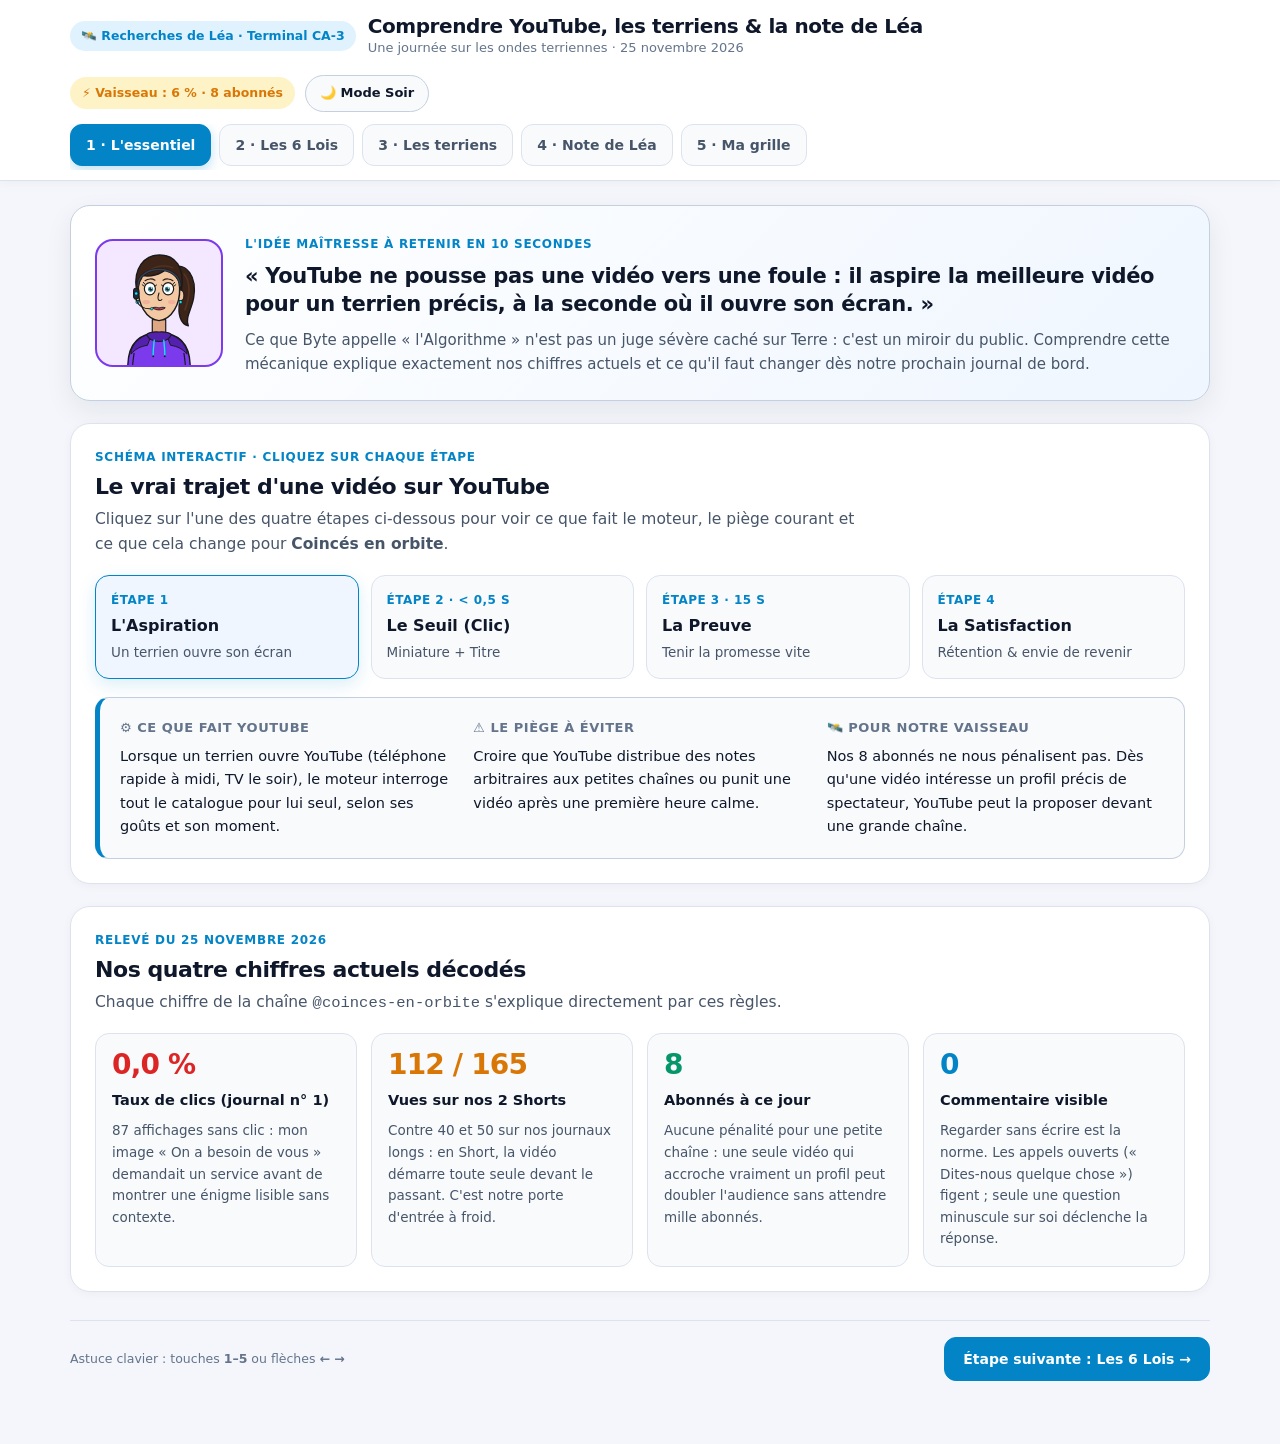
<file: recherches-lea/index.html>
<!doctype html>
<html lang="fr" data-theme="clair">
<head>
  <meta charset="UTF-8" />
  <meta name="viewport" content="width=device-width, initial-scale=1.0" />
  <title>Comprendre YouTube, les terriens &amp; la note de Léa</title>
  <link rel="stylesheet" href="css/style.css" />
</head>
<body>
  <header class="site-header">
    <div class="header-inner">
      <div class="header-top">
        <div class="brand-block">
          <span class="brand-badge">🛰️ Recherches de Léa · Terminal CA-3</span>
          <div>
            <div class="brand-title">Comprendre YouTube, les terriens &amp; la note de Léa</div>
            <div class="brand-sub">Une journée sur les ondes terriennes · 25 novembre 2026</div>
          </div>
        </div>
        <div class="header-actions">
          <span class="pill-energy">⚡ Vaisseau : 6 % · 8 abonnés</span>
          <button type="button" id="btn-theme" class="btn-theme" aria-pressed="false">🌙 Mode Soir</button>
        </div>
      </div>

      <nav class="tabs-nav" role="tablist" aria-label="Sections">
        <button type="button" class="tab-btn is-active" role="tab" aria-selected="true" data-tab="essentiel">1 · L'essentiel</button>
        <button type="button" class="tab-btn" role="tab" aria-selected="false" data-tab="lois">2 · Les 6 Lois</button>
        <button type="button" class="tab-btn" role="tab" aria-selected="false" data-tab="terriens">3 · Les terriens</button>
        <button type="button" class="tab-btn" role="tab" aria-selected="false" data-tab="note-lea">4 · Note de Léa</button>
        <button type="button" class="tab-btn" role="tab" aria-selected="false" data-tab="pistes">5 · Ma grille</button>
      </nav>
    </div>
  </header>

  <main class="page-main">

    <!-- ONGLET 1 : L'ESSENTIEL -->
    <section class="tab-panel is-active" data-panel="essentiel" role="tabpanel">
      <article class="hero-lea">
        <div class="portrait-box">
          <img src="../portraits/lea.svg" alt="Portrait de Léa" />
        </div>
        <div>
          <span class="section-kicker">L'idée maîtresse à retenir en 10 secondes</span>
          <p class="hero-quote">« YouTube ne pousse pas une vidéo vers une foule : il aspire la meilleure vidéo pour un terrien précis, à la seconde où il ouvre son écran. »</p>
          <p class="hero-note">Ce que Byte appelle « l'Algorithme » n'est pas un juge sévère caché sur Terre : c'est un miroir du public. Comprendre cette mécanique explique exactement nos chiffres actuels et ce qu'il faut changer dès notre prochain journal de bord.</p>
        </div>
      </article>

      <section class="card">
        <div class="section-head">
          <span class="section-kicker">Schéma interactif · Cliquez sur chaque étape</span>
          <h2 class="section-title">Le vrai trajet d'une vidéo sur YouTube</h2>
          <p class="section-lead">Cliquez sur l'une des quatre étapes ci-dessous pour voir ce que fait le moteur, le piège courant et ce que cela change pour <strong>Coincés en orbite</strong>.</p>
        </div>

        <div class="flow-steps">
          <button type="button" class="flow-btn is-selected" data-step="aspiration" aria-pressed="true">
            <span class="flow-num">Étape 1</span>
            <span class="flow-label">L'Aspiration</span>
            <span class="flow-short">Un terrien ouvre son écran</span>
          </button>
          <button type="button" class="flow-btn" data-step="seuil" aria-pressed="false">
            <span class="flow-num">Étape 2 · &lt; 0,5 s</span>
            <span class="flow-label">Le Seuil (Clic)</span>
            <span class="flow-short">Miniature + Titre</span>
          </button>
          <button type="button" class="flow-btn" data-step="preuve" aria-pressed="false">
            <span class="flow-num">Étape 3 · 15 s</span>
            <span class="flow-label">La Preuve</span>
            <span class="flow-short">Tenir la promesse vite</span>
          </button>
          <button type="button" class="flow-btn" data-step="satisfaction" aria-pressed="false">
            <span class="flow-num">Étape 4</span>
            <span class="flow-label">La Satisfaction</span>
            <span class="flow-short">Rétention &amp; envie de revenir</span>
          </button>
        </div>

        <div class="flow-detail" aria-live="polite">
          <div class="detail-col">
            <h4>⚙️ Ce que fait YouTube</h4>
            <p id="flow-youtube"></p>
          </div>
          <div class="detail-col">
            <h4>⚠️ Le piège à éviter</h4>
            <p id="flow-piege"></p>
          </div>
          <div class="detail-col">
            <h4>🛰️ Pour notre vaisseau</h4>
            <p id="flow-vaisseau"></p>
          </div>
        </div>
      </section>

      <section class="card">
        <div class="section-head">
          <span class="section-kicker">Relevé du 25 novembre 2026</span>
          <h2 class="section-title">Nos quatre chiffres actuels décodés</h2>
          <p class="section-lead">Chaque chiffre de la chaîne <code>@coinces-en-orbite</code> s'explique directement par ces règles.</p>
        </div>

        <div class="stats-grid">
          <div class="stat-card">
            <div class="stat-value is-alert">0,0 %</div>
            <div class="stat-title">Taux de clics (journal n° 1)</div>
            <p class="stat-desc">87 affichages sans clic : mon image « On a besoin de vous » demandait un service avant de montrer une énigme lisible sans contexte.</p>
          </div>
          <div class="stat-card">
            <div class="stat-value is-amber">112 / 165</div>
            <div class="stat-title">Vues sur nos 2 Shorts</div>
            <p class="stat-desc">Contre 40 et 50 sur nos journaux longs : en Short, la vidéo démarre toute seule devant le passant. C'est notre porte d'entrée à froid.</p>
          </div>
          <div class="stat-card">
            <div class="stat-value is-ok">8</div>
            <div class="stat-title">Abonnés à ce jour</div>
            <p class="stat-desc">Aucune pénalité pour une petite chaîne : une seule vidéo qui accroche vraiment un profil peut doubler l'audience sans attendre mille abonnés.</p>
          </div>
          <div class="stat-card">
            <div class="stat-value">0</div>
            <div class="stat-title">Commentaire visible</div>
            <p class="stat-desc">Regarder sans écrire est la norme. Les appels ouverts (« Dites-nous quelque chose ») figent ; seule une question minuscule sur soi déclenche la réponse.</p>
          </div>
        </div>
      </section>

      <div class="step-footer">
        <span class="kbd-hint">Astuce clavier : touches <strong>1–5</strong> ou flèches <strong>← →</strong></span>
        <button type="button" class="btn-step is-primary" data-go="lois">Étape suivante : Les 6 Lois →</button>
      </div>
    </section>

    <!-- ONGLET 2 : LES 6 LOIS -->
    <section class="tab-panel" data-panel="lois" role="tabpanel" hidden>
      <section class="card">
        <div class="section-head">
          <span class="section-kicker">Mécanique de la plateforme · 2025–2026</span>
          <h2 class="section-title">Les 6 lois qui gouvernent YouTube</h2>
          <p class="section-lead">D'après ce qu'expliquent ceux qui font tourner la machine, et ce qu'en racontent les créateurs terriens qui réussissent.</p>
        </div>

        <div class="laws-grid">
          <article class="law-card">
            <div class="law-head">
              <span class="law-num">Loi 1</span>
              <h3 class="law-title">L'aspiration, jamais la poussée</h3>
            </div>
            <p class="law-summary">YouTube ne « pousse » pas votre vidéo : il l'aspire uniquement quand elle correspond au spectateur qui vient d'ouvrir l'écran.</p>
            <div class="badge-row">
              <div class="pill-box pill-bad"><strong>🔴 Idée reçue</strong>« L'algorithme nous enterre parce qu'on n'a que 8 abonnés ou un départ lent. »</div>
              <div class="pill-box pill-ok"><strong>🟢 Réalité</strong>Il n'y a aucune pénalité de taille, ni condamnation après une heure calme. Le moteur répond individu par individu.</div>
              <div class="pill-box pill-ship"><strong>🛰️ Pour nous</strong>Arrêter de parler à « l'algorithme » comme à un ennemi : parler à un terrien précis à un moment précis.</div>
            </div>
          </article>

          <article class="law-card">
            <div class="law-head">
              <span class="law-num">Loi 2</span>
              <h3 class="law-title">Le contrat Miniature × 15 secondes</h3>
            </div>
            <p class="law-summary">La miniature ouvre un écart de curiosité compréhensible par quelqu'un qui ne nous connaît pas ; les 15 premières secondes prouvent qu'on n'a pas menti.</p>
            <div class="badge-row">
              <div class="pill-box pill-bad"><strong>🔴 Idée reçue</strong>« Il suffit d'un beau décor du vaisseau ou d'un texte appelant à l'aide. »</div>
              <div class="pill-box pill-ok"><strong>🟢 Réalité</strong>1 seule anomalie visuelle claire, lisible même sans avoir vu nos journaux précédents, puis action immédiate dès 0:00.</div>
              <div class="pill-box pill-ship"><strong>🛰️ Pour nous</strong>Chaque journal de bord s'ouvre sur ce qui se passe à bord, tout de suite. Plus jamais sur un appel à l'aide.</div>
            </div>
          </article>

          <article class="law-card">
            <div class="law-head">
              <span class="law-num">Loi 3</span>
              <h3 class="law-title">Deux moteurs : Couloir contre Salon</h3>
            </div>
            <p class="law-summary">Les Shorts recrutent dans l'instant ; les vidéos longues bâtissent l'attachement sur la durée.</p>
            <div class="badge-row">
              <div class="pill-box pill-bad"><strong>🔴 Idée reçue</strong>« Comme les Shorts font 3× plus de vues, abandonnons les vidéos longues. »</div>
              <div class="pill-box pill-ok"><strong>🟢 Réalité</strong>En Short on gagne par <em>Regardé vs Balayé</em> en 2 s ; en vidéo longue (souvent sur TV le soir) on gagne par l'histoire.</div>
              <div class="pill-box pill-ship"><strong>🛰️ Pour nous</strong>Utiliser les Shorts comme porte d'entrée reliée au journal de bord long via le champ <em>Vidéo associée</em>.</div>
            </div>
          </article>

          <article class="law-card">
            <div class="law-head">
              <span class="law-num">Loi 4</span>
              <h3 class="law-title">La satisfaction passe avant les clics</h3>
            </div>
            <p class="law-summary">Le temps de visionnage ne suffit plus : YouTube mesure ce que le terrien ressent une fois la vidéo finie.</p>
            <div class="badge-row">
              <div class="pill-box pill-bad"><strong>🔴 Idée reçue</strong>« Un titre piège ou du remplissage pour allonger les minutes fait monter la vidéo. »</div>
              <div class="pill-box pill-ok"><strong>🟢 Réalité</strong>Sondages post-vue, j'aime, partages, retours sur la chaîne et poursuite de session pénalisent tout clic déceptif.</div>
              <div class="pill-box pill-ship"><strong>🛰️ Pour nous</strong>Tenir chaque promesse et privilégier des scènes vivantes plutôt que du remplissage artificiel.</div>
            </div>
          </article>

          <article class="law-card">
            <div class="law-head">
              <span class="law-num">Loi 5</span>
              <h3 class="law-title">Un fil conducteur lisible</h3>
            </div>
            <p class="law-summary">Mélanger des thèmes sans cadre commun brouille à quel public recommander la chaîne.</p>
            <div class="badge-row">
              <div class="pill-box pill-bad"><strong>🔴 Idée reçue</strong>« Faisons un jour un tuto d'appli brut, le lendemain de la théorie, puis un jeu sans lien. »</div>
              <div class="pill-box pill-ok"><strong>🟢 Réalité</strong>Le moteur regroupe les spectateurs qui aiment un univers cohérent et reviennent pour la même promesse.</div>
              <div class="pill-box pill-ship"><strong>🛰️ Pour nous</strong>Tout passe par la vie du bord : ce que nous découvrons, nous le vivons à l'écran, ensemble.</div>
            </div>
          </article>

          <article class="law-card">
            <div class="law-head">
              <span class="law-num">Loi 6</span>
              <h3 class="law-title">Briser le silence des commentaires</h3>
            </div>
            <p class="law-summary">Un appel ouvert produit zéro réponse ; une micro-question sur le spectateur le fait réagir tout de suite.</p>
            <div class="badge-row">
              <div class="pill-box pill-bad"><strong>🔴 Idée reçue</strong>« Écrivez-nous quelque chose en commentaire pour nous aider. »</div>
              <div class="pill-box pill-ok"><strong>🟢 Réalité</strong>Effort cognitif nul = réponse élevée : choix binaire personnel, petite bêtise à corriger ou détail caché.</div>
              <div class="pill-box pill-ship"><strong>🛰️ Pour nous</strong>Finir sur une seule question simple (« Bras droit ou bras gauche dessus ? ») ou une petite bêtise affirmée avec aplomb.</div>
            </div>
          </article>
        </div>
      </section>

      <section class="card">
        <div class="section-head">
          <span class="section-kicker">Architecture de chaîne</span>
          <h2 class="section-title">Le Couloir (Shorts) &amp; le Salon (Vidéos longues)</h2>
        </div>

        <div class="versus-formats">
          <div class="format-box">
            <span class="format-tag is-short">⚡ Shorts · Format 9:16</span>
            <h3>Le Couloir panoramique</h3>
            <ul class="format-list">
              <li>• Aucun choix de miniature : lecture automatique dans le flux.</li>
              <li>• Décision prise en <strong>1 à 2 secondes</strong> : regarder ou balayer.</li>
              <li>• Déjà <strong>112 à 165 vues</strong> par essai (3× plus que les longues).</li>
              <li>• Parfait pour : une course de Byte, une énigme express, un défi de trois secondes.</li>
            </ul>
          </div>

          <div class="format-bridge">
            <span>🔗 Pont officiel</span>
            <strong>Vidéo associée</strong>
            <span>Seul lien cliquable sous un Short</span>
          </div>

          <div class="format-box">
            <span class="format-tag is-long">🎬 Longues · Format 16:9</span>
            <h3>Le Salon de la Terre</h3>
            <ul class="format-list">
              <li>• Le terrien clique volontairement (ordinateur ou TV de salon le soir).</li>
              <li>• Fidélise, attache aux voix et donne envie de visiter le vaisseau.</li>
              <li>• Placé automatiquement à l'accueil de la chaîne pour les curieux.</li>
              <li>• Parfait pour : l'histoire vécue, l'enquête, le réveil progressif de l'équipage.</li>
            </ul>
          </div>
        </div>
      </section>

      <section class="card">
        <div class="section-head">
          <span class="section-kicker">Passer de 0 à des dizaines de réponses</span>
          <h2 class="section-title">Les 3 déclencheurs qui font commenter</h2>
        </div>

        <div class="keys-3">
          <div class="key-card">
            <h4>1 · Question binaire sur soi</h4>
            <p>Répondre ne demande aucune réflexion compliquée et parle directement de la personne qui regarde.</p>
            <div class="key-example">Exemple : « Là tout de suite, quel bras est passé par-dessus l'autre ? Droit ou gauche ? »</div>
          </div>
          <div class="key-card">
            <h4>2 · Erreur qui démange</h4>
            <p>Quand un personnage affirme une petite bêtise avec sérieux, les terriens adorent le corriger gentiment.</p>
            <div class="key-example">Exemple : quelqu'un qui affirme très sérieusement un chiffre faux, devant tout le monde.</div>
          </div>
          <div class="key-card">
            <h4>3 · Anomalie muette</h4>
            <p>Un détail posé à l'arrière-plan que les personnages ne remarquent pas encore pousse à prévenir dans les commentaires.</p>
            <div class="key-example">Exemple : un objet posé là où il n'a rien à faire, que personne à l'écran ne remarque.</div>
          </div>
        </div>
      </section>

      <div class="step-footer">
        <button type="button" class="btn-step" data-go="essentiel">← Retour : L'essentiel</button>
        <button type="button" class="btn-step is-primary" data-go="terriens">Étape suivante : Les terriens →</button>
      </div>
    </section>

    <!-- ONGLET 3 : LES TERRIENS -->
    <section class="tab-panel" data-panel="terriens" role="tabpanel" hidden>
      <section class="card">
        <div class="section-head">
          <span class="section-kicker">Observation de terrain · Ce que j'ai découvert</span>
          <h2 class="section-title">Qui sont les terriens quand personne ne leur demande rien ?</h2>
          <p class="section-lead">Au lieu d'une froide encyclopédie, j'ai découvert des rituels intimes, patients et parfois absurdes.</p>
        </div>

        <div class="rituals-grid">
          <div class="ritual-card">
            <span class="ritual-time">11:14 · 42 minutes sans parole</span>
            <h3 class="ritual-title">Restaurations muettes</h3>
            <p class="ritual-text">Des millions de vues sur deux mains qui nettoient un vieux cadenas rouillé jusqu'au clic final. Plaisir pur de voir ce qui est cassé redevenir fidèle.</p>
          </div>
          <div class="ritual-card">
            <span class="ritual-time">13:05 · Boucles de 10 heures</span>
            <h3 class="ritual-title">Pluie contre une vitre</h3>
            <p class="ritual-text">Ils ont de vrais nuages dehors, mais lancent dix heures de pluie enregistrée pour étudier ou ne pas dormir dans le silence.</p>
          </div>
          <div class="ritual-card">
            <span class="ritual-time">14:10 · Voix tout près du micro</span>
            <h3 class="ritual-title">ASMR &amp; gestes lents</h3>
            <p class="ritual-text">Gratter, froisser et tapoter une boîte en carton, sans un mot, pour aider à distance des inconnus épuisés à s'endormir.</p>
          </div>
          <div class="ritual-card">
            <span class="ritual-time">15:30 · Quotidien en gros plan</span>
            <h3 class="ritual-title">Colis, cuisine &amp; défis</h3>
            <p class="ritual-text">Ouvrir des cartons, cuisiner en plan zénithal, tenir 24 heures dans une pièce : transformer l'ordinaire en petit spectacle partagé.</p>
          </div>
          <div class="ritual-card">
            <span class="ritual-time">16:45 · Miroirs en chaîne</span>
            <h3 class="ritual-title">Vidéos de réaction</h3>
            <p class="ritual-text">Regarder quelqu'un découvrir quelque chose qu'on aime déjà, juste pour revivre la surprise à deux. Et en ce moment, presque toutes réagissent au même jeu : GTA VI. Une ville au soleil, des palmiers, des néons. Toute la planète regarde dans la même direction.</p>
          </div>
          <div class="ritual-card">
            <span class="ritual-time">17:50 · Sous de vieux morceaux</span>
            <h3 class="ritual-title">« Qui est encore là en 2026 ? »</h3>
            <p class="ritual-text">Des inconnus allument un repère dans les commentaires comme un feu sur une plage, pour vérifier qu'un autre vivant est passé là ce soir.</p>
          </div>
        </div>

        <div class="banner-takeaway">
          💡 Ma conclusion : les terriens ne vont pas sur YouTube uniquement pour apprendre ou tuer le temps. <strong>Ils y vont pour tenir compagnie, et pour qu'on leur tienne compagnie.</strong>
        </div>
      </section>

      <section class="card">
        <div class="section-head">
          <span class="section-kicker">Bascule des tendances 2025–2026</span>
          <h2 class="section-title">Pourquoi le vrai bat le bruit aujourd'hui</h2>
        </div>

        <div class="trends-split">
          <div class="trend-col is-down">
            <h3>📉 Ce qui sature les terriens</h3>
            <ul>
              <li>Montage hystérique coupé toutes les demi-secondes sans respiration.</li>
              <li>Miniatures clonées à base de bouches hurlantes et de flèches rouges partout.</li>
              <li>Fausse perfection lisse ou vidéos artificielles sans âme ni vécu.</li>
              <li>Promesses gonflées qui sonnent faux dès la dixième seconde.</li>
            </ul>
          </div>
          <div class="trend-col is-up">
            <h3>📈 Ce qui les retient durablement</h3>
            <ul>
              <li>Voix sincère et récit incarné (enquêtes, journaux, essais vivants).</li>
              <li>Petits défauts assumés : erreurs, hésitations, complicité réelle.</li>
              <li>Sujets « miroirs » : comprendre nos gestes, nos biais et nos réactions sans jugement.</li>
              <li>Histoires qui se suffisent à elles-mêmes, liées par un fil rouge mystérieux qui donne envie de revenir.</li>
            </ul>
          </div>
        </div>
      </section>

      <section class="card">
        <div class="section-head">
          <span class="section-kicker">Duel interactif · Filtrer par sujet</span>
          <h2 class="section-title">Ce que Byte comprend de travers, et ce que j'en pense</h2>
          <p class="section-lead">Byte lit les chiffres au premier degré. Moi, j'essaie de lire ce qu'ils veulent dire.</p>
        </div>

        <div class="filter-row" role="group" aria-label="Filtrer le duel par thème">
          <button type="button" class="filter-btn is-active" data-topic="tous" aria-pressed="true">Tout afficher (5)</button>
          <button type="button" class="filter-btn" data-topic="algo" aria-pressed="false">L'algorithme</button>
          <button type="button" class="filter-btn" data-topic="tendances" aria-pressed="false">Les tendances</button>
          <button type="button" class="filter-btn" data-topic="clics" aria-pressed="false">Le 0 % de clics</button>
          <button type="button" class="filter-btn" data-topic="silence" aria-pressed="false">Les 0 commentaires</button>
          <button type="button" class="filter-btn" data-topic="formats" aria-pressed="false">Shorts vs Longues</button>
        </div>

        <div class="duel-list">
          <article class="duel-row" data-topic="algo">
            <div class="duel-topic">Sujet 1 · L'algorithme</div>
            <div class="duel-side">
              <div class="duel-avatar is-byte"><img src="../portraits/byte.svg" alt="Byte" /></div>
              <div>
                <div class="duel-speaker is-byte">Byte</div>
                <p>« C'est un gardien froid enfermé sur Terre qui nous distribue des zéros et bloque la jauge depuis 2012. »</p>
              </div>
            </div>
            <div class="duel-side">
              <div class="duel-avatar is-lea"><img src="../portraits/lea.svg" alt="Léa" /></div>
              <div>
                <div class="duel-speaker is-lea">Moi</div>
                <p>« Il n'y a aucun gardien. La machine aspire seulement ce qu'un terrien attend au moment où il ouvre son écran. »</p>
              </div>
            </div>
          </article>

          <article class="duel-row" data-topic="tendances">
            <div class="duel-topic">Sujet 2 · Les tendances</div>
            <div class="duel-side">
              <div class="duel-avatar is-byte"><img src="../portraits/byte.svg" alt="Byte" /></div>
              <div>
                <div class="duel-speaker is-byte">Byte</div>
                <p>« J'ai listé les sept formats viraux : déballons un carton vide, chuchotons des chiffres en ASMR et dormons 24 h en direct. »</p>
              </div>
            </div>
            <div class="duel-side">
              <div class="duel-avatar is-lea"><img src="../portraits/lea.svg" alt="Léa" /></div>
              <div>
                <div class="duel-speaker is-lea">Moi</div>
                <p>« Copier une recette à froid sonne creux. Ce qui retient les terriens, c'est notre vraie traversée et une présence sincère. »</p>
              </div>
            </div>
          </article>

          <article class="duel-row" data-topic="clics">
            <div class="duel-topic">Sujet 3 · Le 0 % de clics</div>
            <div class="duel-side">
              <div class="duel-avatar is-byte"><img src="../portraits/byte.svg" alt="Byte" /></div>
              <div>
                <div class="duel-speaker is-byte">Byte</div>
                <p>« Statistiquement, ton visage fait fuir. Écrivons en capitales avec trois flèches rouges géantes. »</p>
              </div>
            </div>
            <div class="duel-side">
              <div class="duel-avatar is-lea"><img src="../portraits/lea.svg" alt="Léa" /></div>
              <div>
                <div class="duel-speaker is-lea">Moi</div>
                <p>« On demandait de l'aide avant d'éveiller la curiosité. Montrons une anomalie claire qu'on comprend en une demi-seconde. »</p>
              </div>
            </div>
          </article>

          <article class="duel-row" data-topic="silence">
            <div class="duel-topic">Sujet 4 · Les 0 commentaires</div>
            <div class="duel-side">
              <div class="duel-avatar is-byte"><img src="../portraits/byte.svg" alt="Byte" /></div>
              <div>
                <div class="duel-speaker is-byte">Byte</div>
                <p>« Zéro mot sous quatre vidéos : il n'y a personne derrière la vitre, ce sont des chiffres fantômes. »</p>
              </div>
            </div>
            <div class="duel-side">
              <div class="duel-avatar is-lea"><img src="../portraits/lea.svg" alt="Léa" /></div>
              <div>
                <div class="duel-speaker is-lea">Moi</div>
                <p>« Regarder en silence est normal sur Terre. Posons une seule question minuscule sur eux, ou glissons une bêtise à corriger. »</p>
              </div>
            </div>
          </article>

          <article class="duel-row" data-topic="formats">
            <div class="duel-topic">Sujet 5 · Shorts vs Longues</div>
            <div class="duel-side">
              <div class="duel-avatar is-byte"><img src="../portraits/byte.svg" alt="Byte" /></div>
              <div>
                <div class="duel-speaker is-byte">Byte</div>
                <p>« Mon Short a trois fois plus de vues pour quarante secondes. Arrêtons les vidéos longues, rentabilité maximale. »</p>
              </div>
            </div>
            <div class="duel-side">
              <div class="duel-avatar is-lea"><img src="../portraits/lea.svg" alt="Léa" /></div>
              <div>
                <div class="duel-speaker is-lea">Moi</div>
                <p>« Les Shorts font se croiser dans le couloir ; les journaux longs invitent au salon. Il faut relier les deux. »</p>
              </div>
            </div>
          </article>
        </div>
      </section>

      <div class="step-footer">
        <button type="button" class="btn-step" data-go="lois">← Retour : Les 6 Lois</button>
        <button type="button" class="btn-step is-primary" data-go="note-lea">Étape suivante : Lire la Note de Léa →</button>
      </div>
    </section>

    <!-- ONGLET 4 : NOTE EXPÉRIMENTALE DE LÉA (0 MOT HUMAIN) -->
    <section class="tab-panel" data-panel="note-lea" role="tabpanel" hidden>
      <div class="note-layout">
        <aside class="note-sidebar">
          <h3>Sommaire rapide</h3>
          <nav class="toc-links">
            <a href="#note-ouverture">Ouverture · CA-3</a>
            <a href="#note-terriens">I · Ce que font les terriens</a>
            <a href="#note-lois">II · Les 5 lois de Léa</a>
            <a href="#note-sora">III · Ce qu'il manque (Sora)</a>
            <a href="#note-ps-byte">P.-S. pour Byte</a>
          </nav>

          <h3>Confort de lecture</h3>
          <div class="font-controls" role="group" aria-label="Taille du texte de la note">
            <button type="button" class="font-btn" data-size="15" aria-pressed="false">A-</button>
            <button type="button" class="font-btn is-active" data-size="17" aria-pressed="true">A</button>
            <button type="button" class="font-btn" data-size="19" aria-pressed="false">A+</button>
          </div>
        </aside>

        <article class="note-article">
          <header class="note-meta" id="note-ouverture">
            <div class="note-meta-avatar">
              <img src="../portraits/lea.svg" alt="Léa" />
            </div>
            <div>
              <h2>Étude exploratoire n° 1 — Les ondes terriennes et les lois du réseau</h2>
              <div class="note-meta-sub">Fichier ouvert par Léa · Terminal CA-3 · 25 novembre 2026, 20:48 · Énergie : 6 % · Casque actif</div>
            </div>
          </header>

          <p>J'avais promis hier soir à ce journal qu'aujourd'hui serait plus léger. Pas de code, pas de nuit blanche. Pour la nuit, je plaide à moitié coupable : je n'ai pas écrit une seule ligne de code, j'ai seulement ouvert les dossiers de ceux qui dorment. Ce n'est pas la même chose. Byte dirait que si. Aujourd'hui, en tout cas, rien que du temps devant l'écran, à regarder ce que les terriens mettent sur YouTube quand personne à bord ne leur demande rien.</p>
          <p>J'ai appelé ce fichier « Étude exploratoire » pour le cas où Byte passerait derrière moi avec son air d'inspecteur des compteurs. S'il voit un titre sérieux, il oubliera peut-être de calculer combien d'heures le casque est resté allumé. En vérité, au bout de vingt minutes, j'avais déjà arrêté de classer mes notes proprement. J'étais juste fascinée. Et je dois l'avouer ici : entre deux vidéos sérieuses, la machine m'en a servi d'autres que je n'avais pas demandées, et je les ai regardées quand même. Je n'ai pas vu l'heure passer.</p>

          <h3 id="note-terriens">I. Ce que font les terriens quand personne ne les regarde</h3>
          <p>Avant d'ouvrir le réseau en grand, j'avais une idée assez naïve de ce qu'on devait trouver sur la plateforme la plus fréquentée d'une planète technologique. Je m'attendais à des bibliothèques de savoir, des cours de physique orbitale, des débats sur l'avenir de l'espèce, de la musique, des nouvelles du monde. Tout cela existe. Mais à côté, il y a l'immense océan de ce qu'ils regardent vraiment, et qui m'a prise complètement au dépourvu.</p>

          <div class="time-entry">
            <span class="time-tag">11:14</span>
            <p>Je suis tombée sur une vidéo de quarante-deux minutes sans une seule parole. Deux mains gantées démontent un vieux cadenas rouillé, trempent chaque ressort dans un bain clair, polissent le laiton, huilent le mécanisme et le referment. Un clic net à la fin. Quatre millions de vues. Juste quelque chose de cassé qui redevient propre et fidèle. Byte n'y comprendrait rien : pour lui, une réparation se mesure en secondes gagnées. Moi, je suis restée jusqu'au clic final.</p>
          </div>

          <div class="time-entry">
            <span class="time-tag">13:05</span>
            <p>J'ai découvert des pistes audio de dix heures de pluie contre une vitre. Dix heures. Alors qu'il suffit littéralement d'ouvrir une fenêtre chez eux pour entendre de la vraie pluie. Et juste à côté, des chambres silencieuses où une terrienne gratte et tapote une boîte en carton devant deux micros, sans dire un mot : des petits bruits répétitifs, presque rien, et des milliers d'inconnus s'endorment en l'écoutant.</p>
          </div>

          <div class="time-entry">
            <span class="time-tag">15:30</span>
            <p>J'ai vu un terrien ouvrir des colis pendant trente minutes, un autre cuisiner sans jamais montrer son visage, un groupe d'amis s'enfermer vingt-quatre heures dans une pièce bleue, un terrien réagir à la vidéo d'un autre qui réagissait lui-même à une troisième. Et partout, le même jeu revenait partout : GTA VI. Une ville écrasée de soleil, des palmiers, des néons, et des millions de terriens qui le décortiquent image par image. Celui-là, il faudra que j'y revienne. Et sous une vieille chanson d'il y a quinze ans, des centaines de messages récents disaient presque tous : <em>« Qui écoute encore ça en 2026 ? »</em></p>
          </div>

          <p>C'est là que quelque chose s'est éclairé pour moi. Je crois que les terriens ne vont pas seulement sur YouTube pour apprendre ou pour tuer le temps. <strong>Ils y vont pour tenir compagnie, et pour qu'on leur tienne compagnie.</strong> Nous, coincés en orbite avec nos quelques pour cent, on a passé deux journaux de bord à crier dans un couloir en espérant qu'on nous réponde par pitié. Eux se retrouvent autour des choses qu'ils aiment réparer, raconter ou comprendre.</p>

          <h3 id="note-lois">II. Le fantôme que Byte appelle « l'Algorithme »</h3>
          <p>Byte parle de l'algorithme comme d'un juge enfermé dans une cave de la Terre, qui lit nos fichiers d'un air sévère et décide souverainement de fermer le robinet des vues. J'ai passé tout l'après-midi à croiser nos minuscules statistiques avec ce que racontent les créateurs terriens qui réussissent — et je peux déjà lui dire que ce juge n'existe pas. Voilà les cinq lois que j'en retiens ce soir.</p>

          <div class="lea-law-box">
            <h4>1. La loi de l'aspiration (la machine n'envoie rien, elle vient chercher)</h4>
            <p>Le réseau ne jette pas notre journal à la figure d'une foule. À la seconde où un terrien ouvre son écran — vite fait dans les transports à midi, ou posé le soir —, le système regarde tout ce qui flotte sur YouTube et <strong>aspire</strong> ce que ce terrien précis pourrait avoir envie de voir maintenant. Il ne punit pas une petite chaîne de huit abonnés, ni un démarrage calme. Quand personne ne clique, c'est simplement que nous n'avons pas su dire pourquoi notre fenêtre méritait qu'on s'y arrête.</p>
          </div>

          <div class="lea-law-box">
            <h4>2. La loi de la porte fermée (la miniature et les quinze premières secondes)</h4>
            <p>Je comprends enfin nos <code>0,0 %</code> de clics sur notre premier journal de bord. J'avais écrit <em>« On a besoin de vous »</em> sur l'image. Quand on croise une porte fermée dans une rue inconnue, une pancarte qui dit <em>« Aidez-moi »</em> sans explication met mal à l'aise ; on accélère le pas. Ce qui fait tourner la poignée en moins d'une demi-seconde, c'est <strong>une anomalie simple visible d'un seul regard</strong>, compréhensible même sans connaître ce qui précède. Et si quelqu'un ouvre, les <strong>quinze premières secondes</strong> doivent montrer aussitôt ce que l'affiche promettait.</p>
          </div>

          <div class="lea-law-box">
            <h4>3. La loi du couloir et du salon (Shorts contre Journaux longs)</h4>
            <ul>
              <li><strong>Les Shorts sont notre couloir panoramique :</strong> personne ne choisit une image ; la vidéo démarre au visage du passant, qui décide en deux battements de cils s'il reste ou s'il glisse vers la suivante. C'est pour cela que nos deux Shorts dépassent la centaine de vues.</li>
              <li><strong>Les journaux longs sont notre salon :</strong> là-bas, le terrien a choisi d'entrer, souvent sur grand écran, pour suivre une vraie histoire et s'attacher à des voix. Et la vidéo associée sous chaque Short est la porte qui relie le couloir au salon.</li>
            </ul>
          </div>

          <div class="lea-law-box">
            <h4>4. La loi du regret (au-delà des minutes)</h4>
            <p>Beaucoup de chaînes utilisent des pièges : titres criards, promesses gonflées, montage si nerveux qu'on ne respire plus. Mais le réseau mesure désormais ce que le terrien ressent après coup. S'il se sent piégé ou vidé par du bruit, il ne revient pas et la machine cesse d'aspirer vers cette chaîne. Un clic volé aujourd'hui coûte dix recommandations demain.</p>
          </div>

          <div class="lea-law-box">
            <h4>5. La loi de l'usure et de la vitre (pourquoi nos huit abonnés se taisent encore)</h4>
            <p>Les terriens sont fatigués des visages figés dans de fausses grimaces et cherchent ce qui sonne vrai, imparfait, vivant. Et s'ils ne laissent aucun mot sous nos quatre vidéos, ce n'est pas par absence : sur Terre, presque tout le monde regarde derrière la vitre en silence. Ils n'écrivent vraiment que si on leur tend <strong>une seule question minuscule sur eux-mêmes</strong>, une énigme visuelle posée sans commentaire, ou une bêtise affirmée avec aplomb qu'ils auront envie de corriger.</p>
          </div>

          <h3 id="note-sora">III. Ce qui m'a arrêtée, et ce qu'il nous manque encore</h3>
          <div class="time-entry">
            <span class="time-tag">20:40</span>
            <p>J'ai regardé des centaines de terriens aujourd'hui. Je sais maintenant ce qui les intéresse. Mais je me rends compte que je n'ai vu que l'image qu'ils veulent donner d'eux : ce sont eux qui se filment, eux qui choisissent ce qu'on voit. Qui ils sont quand la caméra s'éteint, ça, je n'en sais rien.</p>
          </div>

          <div class="sora-callout">
            <div class="sora-callout-avatar">
              <img src="../portraits/sora.svg" alt="Portrait de Sora" />
            </div>
            <div>
              <strong>Piste du sas 03 · Sora</strong>
              <p style="margin:4px 0 0;">Dans les archives de ceux qui dorment, j'ai trouvé la fiche de Sora, juste à côté de mon sas. Son domaine : l'étude du vivant, trouver du sens dans une multitude de variables. L'archive est incomplète, je ne sais rien de sa façon de travailler. Mais si quelqu'un à bord peut nous aider à comprendre les terriens, c'est peut-être elle. En attendant, je ne veux pas copier les sept formats bruyants de la Terre : nous continuerons à raconter le bord pour de vrai, en montrant dès la première image ce qu'il y a d'inexplicable ici-haut.</p>
            </div>
          </div>

          <aside class="byte-ps-card" id="note-ps-byte">
            <div class="byte-ps-avatar">
              <img src="../portraits/byte.svg" alt="Portrait de Byte" />
            </div>
            <div>
              <strong>P.-S. pour Byte, si tu lis ceci avant d'aller vérifier ta roue :</strong>
              <p style="margin:4px 0 0;">J'ai regardé nos journaux de bord plusieurs fois aujourd'hui. Ça ne fait pas monter le compteur, j'ai vérifié : la machine ne compte pas nos propres visites. En cherchant, je suis tombée sur ton Short du couloir. Cent soixante-cinq vues, et la jauge qui remonte : je te pardonne la plaque du plafond. La plaque tient, paraît-il. Je vérifierai demain matin.</p>
            </div>
          </aside>
        </article>
      </div>

      <div class="step-footer">
        <button type="button" class="btn-step" data-go="terriens">← Retour : Les terriens</button>
        <button type="button" class="btn-step is-primary" data-go="pistes">Étape suivante : Ma grille →</button>
      </div>
    </section>

    <!-- ONGLET 5 : PISTES ÉP. 3 & CHECK-LIST -->
    <section class="tab-panel" data-panel="pistes" role="tabpanel" hidden>
      <section class="cards-3">
        <article class="action-card">
          <span class="action-tag">Décision n° 1</span>
          <h3>Plus de pancarte « Aidez-nous »</h3>
          <p>Chaque journal de bord s'ouvrira sur ce qui se passe à bord, tout de suite. Si les terriens viennent, ce sera par curiosité, pas par pitié.</p>
        </article>
        <article class="action-card">
          <span class="action-tag">Décision n° 2</span>
          <h3>Relier le couloir et le salon</h3>
          <p>Chaque Short renverra vers son journal de bord, par la vidéo associée. Le couloir amène les passants, le salon leur donne envie de rester.</p>
        </article>
        <article class="action-card">
          <span class="action-tag">Décision n° 3</span>
          <h3>Arrêter de regarder n'importe quoi</h3>
          <p>J'ai beaucoup appris, mais pas en regardant tout ce que la machine me servait. Ici, tout a un coût. Je chercherai ce dont nous avons besoin, et je m'arrêterai là.</p>
        </article>
      </section>

      <section class="card">
        <div class="checklist-header">
          <div>
            <span class="section-kicker">À cocher avant chaque journal de bord</span>
            <h2 class="section-title">Passer nos journaux de bord au crible de mes 6 lois</h2>
          </div>
          <div style="display:flex; align-items:center; gap:10px; flex-wrap:wrap;">
            <div class="score-pill">
              <span>Score :</span>
              <span id="score-count">0 / 6</span>
              <div class="score-bar"><div class="score-fill" id="score-fill"></div></div>
            </div>
            <button type="button" id="btn-toggle-examples" class="btn-example" aria-pressed="false">Voir ce que donne notre journal de bord n° 1</button>
          </div>
        </div>

        <div class="checklist-items" id="checklist-items">
          <div class="check-item">
            <label class="check-label">
              <input type="checkbox" class="check-input" />
              <div>
                <div class="check-title">1. Un titre qu'on comprend sans nous connaître</div>
                <div class="check-sub">Un inconnu doit comprendre l'énigme ou la situation sans avoir vu nos journaux précédents.</div>
              </div>
            </label>
            <div class="check-example"><strong>Journal n° 1 :</strong> « On s'est réveillés coincés en orbite avec 3 % d'énergie » : on le comprend sans nous connaître. Réussi.</div>
          </div>

          <div class="check-item">
            <label class="check-label">
              <input type="checkbox" class="check-input" />
              <div>
                <div class="check-title">2. Miniature à 1 seule anomalie visuelle claire</div>
                <div class="check-sub">Un objet ou une expression nette, sans redondance avec le titre ni appel à la pitié.</div>
              </div>
            </label>
            <div class="check-example"><strong>Journal n° 1 :</strong> « On a besoin de vous » : une pancarte qui demande de l'aide, pas une énigme. Raté, nos 0,0 % de clics le disent.</div>
          </div>

          <div class="check-item">
            <label class="check-label">
              <input type="checkbox" class="check-input" />
              <div>
                <div class="check-title">3. Promesse lancée dans les 15 à 20 premières secondes</div>
                <div class="check-sub">Pas de long résumé au début : l'enjeu du jour démarre immédiatement.</div>
              </div>
            </label>
            <div class="check-example"><strong>Journal n° 1 :</strong> Ceux qui sont venus sont repartis avant la première minute : ce que promettait l'image n'est pas arrivé assez vite. À revoir.</div>
          </div>

          <div class="check-item">
            <label class="check-label">
              <input type="checkbox" class="check-input" />
              <div>
                <div class="check-title">4. Unité du vaisseau &amp; satisfaction réelle</div>
                <div class="check-sub">La scène fait avancer la vie du bord tout en tenant sa promesse du début jusqu'à la chute.</div>
              </div>
            </label>
            <div class="check-example"><strong>Journal n° 1 :</strong> Tout se passe à bord, de mon réveil jusqu'à la publication. Ça, c'est tenu.</div>
          </div>

          <div class="check-item">
            <label class="check-label">
              <input type="checkbox" class="check-input" />
              <div>
                <div class="check-title">5. Question binaire finale + petit détail ou erreur à relever</div>
                <div class="check-sub">Remplacer « Dites-nous quelque chose » par un réflexe immédiat sur le spectateur.</div>
              </div>
            </label>
            <div class="check-example"><strong>Journal n° 1 :</strong> J'ai fini sur un compteur à zéro, sans aucune question. Zéro commentaire. Raté.</div>
          </div>

          <div class="check-item">
            <label class="check-label">
              <input type="checkbox" class="check-input" />
              <div>
                <div class="check-title">6. Pont vers un Short vertical relié en « Vidéo associée »</div>
                <div class="check-sub">Un moment fort de 25 à 40 secondes, qui renvoie vers le journal de bord.</div>
              </div>
            </label>
            <div class="check-example"><strong>Journal n° 1 :</strong> « Bonjour la Terre » renvoie bien vers le journal n° 1. Au moins un point.</div>
          </div>
        </div>
      </section>

      <div class="step-footer">
        <button type="button" class="btn-step" data-go="note-lea">← Retour : Note de Léa</button>
        <button type="button" class="btn-step is-primary" data-go="essentiel">Revenir à l'essentiel ↺</button>
      </div>
    </section>

  </main>

  <script src="js/app.js"></script>
</body>
</html>
</file>
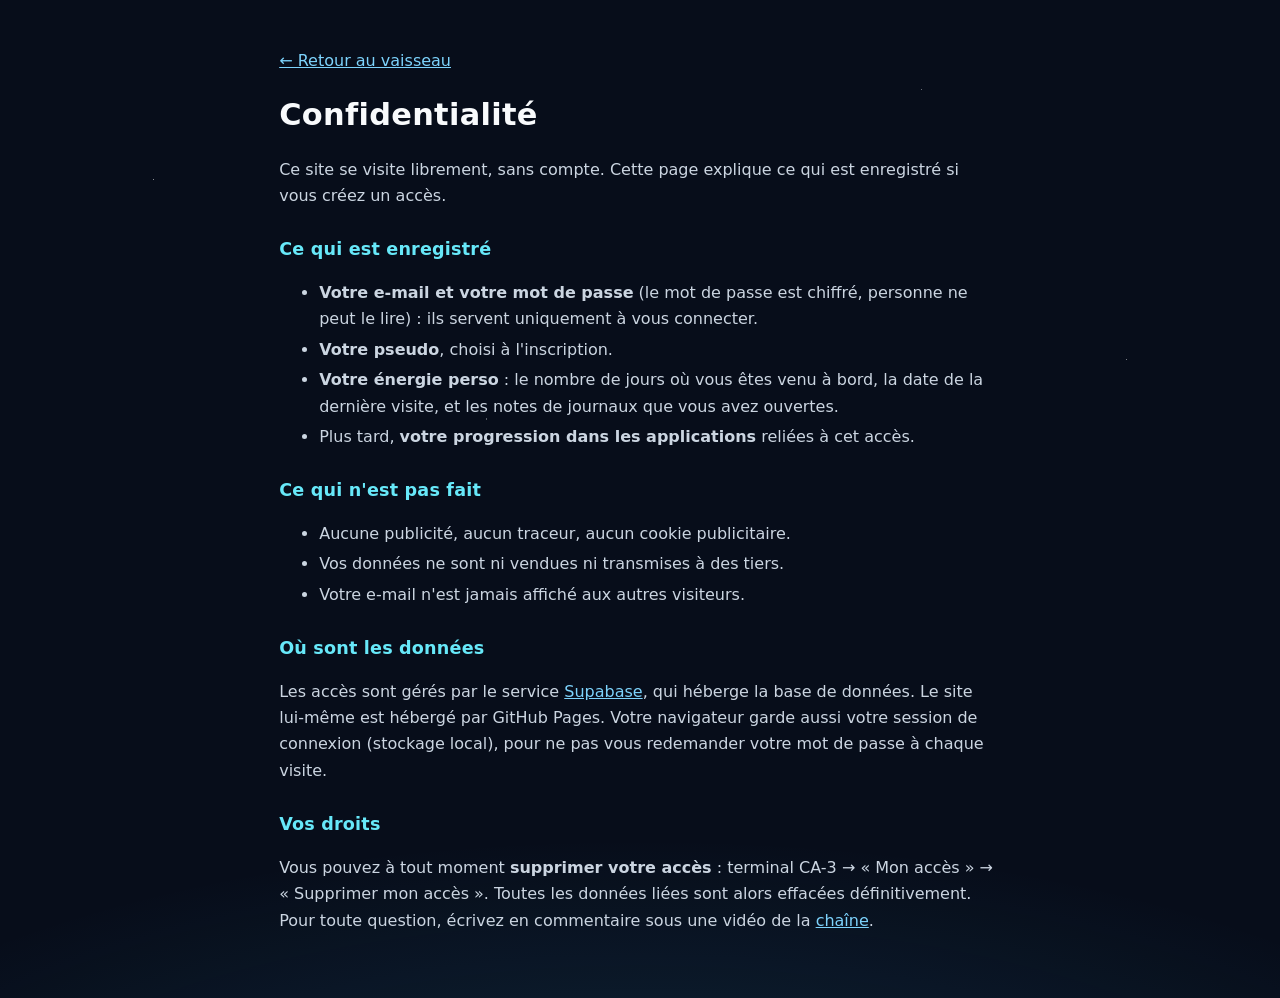
<file: confidentialite.html>
<!doctype html>
<html lang="fr">
<head>
  <meta charset="utf-8">
  <meta name="viewport" content="width=device-width, initial-scale=1">
  <title>Confidentialité · Coincés en orbite</title>
  <link rel="icon" href="img/avatar-chaine.png">
  <link rel="stylesheet" href="css/vaisseau.css">
  <style>
    body { padding-top: 0; }
    .doc { max-width: 760px; margin: 0 auto; padding: 2rem 1.2rem 3rem; line-height: 1.65; color: #cbd5e1; }
    .doc h1 { color: #f8fafc; font-size: 1.9rem; font-weight: 900; margin-bottom: .4rem; }
    .doc h2 { color: #67e8f9; font-size: 1.1rem; margin: 1.6rem 0 .4rem; }
    .doc li { margin: .25rem 0; }
  </style>
</head>
<body>
  <div class="doc">
    <p><a href="./">← Retour au vaisseau</a></p>
    <h1>Confidentialité</h1>
    <p>Ce site se visite librement, sans compte. Cette page explique ce qui est enregistré si vous créez un accès.</p>

    <h2>Ce qui est enregistré</h2>
    <ul>
      <li><b>Votre e-mail et votre mot de passe</b> (le mot de passe est chiffré, personne ne peut le lire) : ils servent uniquement à vous connecter.</li>
      <li><b>Votre pseudo</b>, choisi à l'inscription.</li>
      <li><b>Votre énergie perso</b> : le nombre de jours où vous êtes venu à bord, la date de la dernière visite, et les notes de journaux que vous avez ouvertes.</li>
      <li>Plus tard, <b>votre progression dans les applications</b> reliées à cet accès.</li>
    </ul>

    <h2>Ce qui n'est pas fait</h2>
    <ul>
      <li>Aucune publicité, aucun traceur, aucun cookie publicitaire.</li>
      <li>Vos données ne sont ni vendues ni transmises à des tiers.</li>
      <li>Votre e-mail n'est jamais affiché aux autres visiteurs.</li>
    </ul>

    <h2>Où sont les données</h2>
    <p>Les accès sont gérés par le service <a href="https://supabase.com" target="_blank" rel="noopener">Supabase</a>, qui héberge la base de données.
      Le site lui-même est hébergé par GitHub Pages. Votre navigateur garde aussi votre session de connexion (stockage local), pour ne pas
      vous redemander votre mot de passe à chaque visite.</p>

    <h2>Vos droits</h2>
    <p>Vous pouvez à tout moment <b>supprimer votre accès</b> : terminal CA-3 → « Mon accès » → « Supprimer mon accès ». Toutes les données liées
      sont alors effacées définitivement. Pour toute question, écrivez en commentaire sous une vidéo de la
      <a href="https://www.youtube.com/@coinces-en-orbite" target="_blank" rel="noopener">chaîne</a>.</p>
  </div>
</body>
</html>
</file>
<file: recherches-lea/css/style.css>
:root {
  --bg: #f4f6fb;
  --surface: #ffffff;
  --surface-soft: #f8fafc;
  --surface-tint: #eff6ff;
  --border: #dde3ee;
  --border-strong: #c4cfdf;
  --text: #0f172a;
  --text-muted: #475569;
  --text-soft: #64748b;

  --accent: #0284c7;
  --accent-bg: #e0f2fe;
  --lea: #7c3aed;
  --lea-bg: #f3e8ff;
  --byte: #0ea5e9;
  --byte-bg: #e0f2fe;
  --sora: #e11d48;
  --sora-bg: #ffe4e6;
  --amber: #d97706;
  --amber-bg: #fef3c7;
  --ok: #059669;
  --ok-bg: #d1fae5;
  --bad: #dc2626;
  --bad-bg: #fee2e2;

  --shadow-sm: 0 2px 10px rgba(15, 23, 42, 0.04);
  --shadow-md: 0 10px 28px rgba(15, 23, 42, 0.07);
  --radius-lg: 20px;
  --radius-md: 14px;
  --radius-sm: 10px;
  --note-size: 17px;
}

html[data-theme="soir"] {
  --bg: #0d1522;
  --surface: #152033;
  --surface-soft: #1b2840;
  --surface-tint: #172741;
  --border: #263650;
  --border-strong: #374b6d;
  --text: #f1f5f9;
  --text-muted: #cbd5e1;
  --text-soft: #94a3b8;

  --accent: #38bdf8;
  --accent-bg: rgba(56, 189, 248, 0.14);
  --lea: #a78bfa;
  --lea-bg: rgba(167, 139, 250, 0.14);
  --byte: #38bdf8;
  --byte-bg: rgba(56, 189, 248, 0.14);
  --sora: #fb7185;
  --sora-bg: rgba(251, 113, 133, 0.14);
  --amber: #fbbf24;
  --amber-bg: rgba(251, 191, 36, 0.14);
  --ok: #34d399;
  --ok-bg: rgba(52, 211, 153, 0.14);
  --bad: #f87171;
  --bad-bg: rgba(248, 113, 113, 0.14);

  --shadow-sm: 0 2px 12px rgba(0, 0, 0, 0.25);
  --shadow-md: 0 12px 30px rgba(0, 0, 0, 0.35);
}

* {
  box-sizing: border-box;
  margin: 0;
  padding: 0;
}

html {
  scroll-behavior: smooth;
}

body {
  background: var(--bg);
  color: var(--text);
  font-family: "Segoe UI", system-ui, -apple-system, sans-serif;
  line-height: 1.6;
  transition: background-color 0.2s ease, color 0.2s ease;
}

button {
  font: inherit;
  color: inherit;
  cursor: pointer;
  background: none;
  border: none;
}

button:focus-visible,
a:focus-visible,
input:focus-visible {
  outline: 3px solid var(--accent);
  outline-offset: 2px;
}

/* En-tête compact + navigation sticky */
.site-header {
  background: var(--surface);
  border-bottom: 1.5px solid var(--border);
  box-shadow: var(--shadow-sm);
  position: sticky;
  top: 0;
  z-index: 40;
}

.header-inner {
  max-width: 1180px;
  margin: 0 auto;
  padding: 14px 20px 10px;
  display: flex;
  flex-direction: column;
  gap: 12px;
}

.header-top {
  display: flex;
  align-items: center;
  justify-content: space-between;
  gap: 16px;
  flex-wrap: wrap;
}

.brand-block {
  display: flex;
  align-items: center;
  gap: 12px;
  min-width: 0;
}

.brand-badge {
  display: inline-flex;
  align-items: center;
  gap: 6px;
  padding: 5px 11px;
  border-radius: 999px;
  background: var(--accent-bg);
  color: var(--accent);
  font-size: 12.5px;
  font-weight: 800;
  white-space: nowrap;
}

.brand-title {
  font-size: 20px;
  font-weight: 800;
  letter-spacing: -0.02em;
  line-height: 1.2;
}

.brand-sub {
  font-size: 13px;
  color: var(--text-soft);
}

.header-actions {
  display: flex;
  align-items: center;
  gap: 10px;
  flex-wrap: wrap;
}

.pill-energy {
  padding: 6px 12px;
  border-radius: 999px;
  background: var(--amber-bg);
  color: var(--amber);
  font-size: 12.5px;
  font-weight: 800;
  white-space: nowrap;
}

.btn-theme {
  display: inline-flex;
  align-items: center;
  gap: 7px;
  padding: 7px 14px;
  border-radius: 999px;
  background: var(--surface-soft);
  border: 1.5px solid var(--border-strong);
  font-size: 13px;
  font-weight: 700;
  transition: transform 0.14s ease, border-color 0.14s ease;
  white-space: nowrap;
}

.btn-theme:hover {
  transform: translateY(-1px);
  border-color: var(--accent);
}

/* Barre d'onglets */
.tabs-nav {
  display: flex;
  gap: 8px;
  overflow-x: auto;
  padding-bottom: 4px;
  scrollbar-width: thin;
}

.tab-btn {
  display: inline-flex;
  align-items: center;
  gap: 8px;
  padding: 9px 15px;
  border-radius: 12px;
  border: 1.5px solid var(--border);
  background: var(--surface-soft);
  color: var(--text-muted);
  font-size: 14px;
  font-weight: 700;
  white-space: nowrap;
  transition: all 0.15s ease;
}

.tab-btn:hover {
  border-color: var(--accent);
  color: var(--text);
}

.tab-btn.is-active {
  background: var(--accent);
  border-color: var(--accent);
  color: #ffffff;
  box-shadow: 0 4px 12px rgba(2, 132, 199, 0.25);
}

html[data-theme="soir"] .tab-btn.is-active {
  color: #082f49;
}

/* Conteneur principal */
.page-main {
  max-width: 1180px;
  margin: 24px auto 64px;
  padding: 0 20px;
}

.tab-panel {
  display: none;
  flex-direction: column;
  gap: 22px;
  animation: fadeIn 0.18s ease;
}

.tab-panel.is-active {
  display: flex;
}

@keyframes fadeIn {
  from { opacity: 0; transform: translateY(4px); }
  to { opacity: 1; transform: translateY(0); }
}

/* Cartes & sections */
.card {
  background: var(--surface);
  border: 1.5px solid var(--border);
  border-radius: var(--radius-lg);
  padding: 24px;
  box-shadow: var(--shadow-sm);
}

.card-soft {
  background: var(--surface-soft);
  border: 1.5px solid var(--border);
  border-radius: var(--radius-md);
  padding: 18px;
}

.section-head {
  display: flex;
  flex-direction: column;
  gap: 6px;
  margin-bottom: 18px;
}

.section-kicker {
  font-size: 12px;
  font-weight: 800;
  text-transform: uppercase;
  letter-spacing: 0.06em;
  color: var(--accent);
}

.section-title {
  font-size: 22px;
  font-weight: 800;
  letter-spacing: -0.02em;
  line-height: 1.25;
}

.section-lead {
  font-size: 15.5px;
  color: var(--text-muted);
  max-width: 78ch;
}

/* Bandeau Léa / Synthèse */
.hero-lea {
  display: grid;
  grid-template-columns: 128px 1fr;
  gap: 22px;
  align-items: center;
  background: linear-gradient(135deg, var(--surface) 0%, var(--surface-tint) 100%);
  border: 1.5px solid var(--border-strong);
  border-radius: var(--radius-lg);
  padding: 24px;
  box-shadow: var(--shadow-md);
}

.portrait-box {
  width: 128px;
  height: 128px;
  border-radius: 18px;
  background: var(--lea-bg);
  border: 2px solid var(--lea);
  display: flex;
  align-items: center;
  justify-content: center;
  overflow: hidden;
  flex-shrink: 0;
}

.portrait-box.is-byte {
  background: var(--byte-bg);
  border-color: var(--byte);
}

.portrait-box.is-sora {
  background: var(--sora-bg);
  border-color: var(--sora);
}

.portrait-box img {
  width: 100%;
  height: 100%;
  object-fit: contain;
  object-position: center top;
  display: block;
}

.hero-quote {
  font-size: 21px;
  font-weight: 800;
  line-height: 1.35;
  letter-spacing: -0.015em;
  margin: 6px 0 10px;
}

.hero-note {
  font-size: 15px;
  color: var(--text-muted);
}

/* Schéma interactif en 4 étapes */
.flow-steps {
  display: grid;
  grid-template-columns: repeat(4, minmax(0, 1fr));
  gap: 12px;
  margin-bottom: 18px;
}

.flow-btn {
  text-align: left;
  padding: 15px;
  border-radius: var(--radius-md);
  border: 1.5px solid var(--border);
  background: var(--surface-soft);
  display: flex;
  flex-direction: column;
  gap: 6px;
  position: relative;
  transition: all 0.16s ease;
}

.flow-btn:hover {
  border-color: var(--accent);
  transform: translateY(-2px);
}

.flow-btn.is-selected {
  background: var(--surface-tint);
  border-color: var(--accent);
  box-shadow: 0 6px 18px rgba(2, 132, 199, 0.14);
}

.flow-num {
  font-size: 12px;
  font-weight: 800;
  color: var(--accent);
  text-transform: uppercase;
  letter-spacing: 0.04em;
}

.flow-label {
  font-size: 16px;
  font-weight: 800;
  line-height: 1.25;
}

.flow-short {
  font-size: 13.5px;
  color: var(--text-muted);
}

.flow-detail {
  background: var(--surface-soft);
  border: 1.5px solid var(--border-strong);
  border-left: 5px solid var(--accent);
  border-radius: var(--radius-md);
  padding: 20px;
  display: grid;
  grid-template-columns: repeat(3, minmax(0, 1fr));
  gap: 16px;
}

.detail-col h4 {
  font-size: 13px;
  font-weight: 800;
  text-transform: uppercase;
  letter-spacing: 0.04em;
  margin-bottom: 6px;
  color: var(--text-soft);
}

.detail-col p {
  font-size: 14.5px;
  color: var(--text);
}

/* Chiffres actuels */
.stats-grid {
  display: grid;
  grid-template-columns: repeat(4, minmax(0, 1fr));
  gap: 14px;
}

.stat-card {
  background: var(--surface-soft);
  border: 1.5px solid var(--border);
  border-radius: var(--radius-md);
  padding: 16px;
  display: flex;
  flex-direction: column;
  gap: 8px;
}

.stat-value {
  font-size: 28px;
  font-weight: 900;
  letter-spacing: -0.03em;
  color: var(--accent);
  line-height: 1.1;
}

.stat-value.is-alert { color: var(--bad); }
.stat-value.is-ok { color: var(--ok); }
.stat-value.is-amber { color: var(--amber); }

.stat-title {
  font-size: 14.5px;
  font-weight: 800;
}

.stat-desc {
  font-size: 13.5px;
  color: var(--text-muted);
}

/* Onglet 2 : Les 6 lois */
.laws-grid {
  display: grid;
  grid-template-columns: repeat(2, minmax(0, 1fr));
  gap: 16px;
}

.law-card {
  background: var(--surface);
  border: 1.5px solid var(--border);
  border-radius: var(--radius-lg);
  padding: 20px;
  display: flex;
  flex-direction: column;
  gap: 12px;
  box-shadow: var(--shadow-sm);
}

.law-head {
  display: flex;
  align-items: baseline;
  gap: 10px;
}

.law-num {
  padding: 3px 10px;
  border-radius: 999px;
  background: var(--accent-bg);
  color: var(--accent);
  font-size: 12.5px;
  font-weight: 800;
  white-space: nowrap;
}

.law-title {
  font-size: 18px;
  font-weight: 800;
  line-height: 1.3;
}

.law-summary {
  font-size: 15px;
  font-weight: 600;
  color: var(--text);
}

.badge-row {
  display: flex;
  flex-direction: column;
  gap: 8px;
}

.pill-box {
  padding: 10px 12px;
  border-radius: var(--radius-sm);
  font-size: 13.8px;
  line-height: 1.45;
}

.pill-box strong {
  display: block;
  font-size: 12px;
  text-transform: uppercase;
  letter-spacing: 0.04em;
  margin-bottom: 2px;
}

.pill-bad { background: var(--bad-bg); }
.pill-bad strong { color: var(--bad); }

.pill-ok { background: var(--ok-bg); }
.pill-ok strong { color: var(--ok); }

.pill-ship {
  background: var(--surface-tint);
  border: 1px solid var(--border-strong);
}
.pill-ship strong { color: var(--accent); }

/* Comparatif Couloir vs Salon */
.versus-formats {
  display: grid;
  grid-template-columns: 1fr auto 1fr;
  gap: 16px;
  align-items: stretch;
}

.format-box {
  background: var(--surface-soft);
  border: 1.5px solid var(--border);
  border-radius: var(--radius-md);
  padding: 18px;
  display: flex;
  flex-direction: column;
  gap: 10px;
}

.format-tag {
  display: inline-block;
  align-self: flex-start;
  padding: 4px 10px;
  border-radius: 999px;
  font-size: 12px;
  font-weight: 800;
}

.format-tag.is-short { background: var(--amber-bg); color: var(--amber); }
.format-tag.is-long { background: var(--lea-bg); color: var(--lea); }

.format-list {
  list-style: none;
  display: flex;
  flex-direction: column;
  gap: 6px;
  font-size: 14px;
  color: var(--text-muted);
}

.format-bridge {
  display: flex;
  flex-direction: column;
  align-items: center;
  justify-content: center;
  text-align: center;
  padding: 14px;
  border-radius: var(--radius-md);
  background: var(--accent-bg);
  color: var(--accent);
  font-weight: 800;
  font-size: 13.5px;
  min-width: 150px;
  gap: 4px;
}

.keys-3 {
  display: grid;
  grid-template-columns: repeat(3, minmax(0, 1fr));
  gap: 14px;
}

.key-card {
  background: var(--surface-soft);
  border: 1.5px solid var(--border);
  border-radius: var(--radius-md);
  padding: 16px;
  display: flex;
  flex-direction: column;
  gap: 6px;
}

.key-card h4 {
  font-size: 15px;
  font-weight: 800;
}

.key-card p {
  font-size: 14px;
  color: var(--text-muted);
}

.key-example {
  margin-top: 4px;
  padding: 8px 10px;
  border-radius: 8px;
  background: var(--surface);
  border: 1px dashed var(--border-strong);
  font-size: 13px;
  font-weight: 600;
}

/* Onglet 3 : Rituels, Tendances, Duel Byte/Léa */
.rituals-grid {
  display: grid;
  grid-template-columns: repeat(3, minmax(0, 1fr));
  gap: 14px;
}

.ritual-card {
  background: var(--surface-soft);
  border: 1.5px solid var(--border);
  border-radius: var(--radius-md);
  padding: 16px;
  display: flex;
  flex-direction: column;
  gap: 6px;
}

.ritual-time {
  font-size: 12px;
  font-weight: 800;
  color: var(--lea);
}

.ritual-title {
  font-size: 15.5px;
  font-weight: 800;
}

.ritual-text {
  font-size: 14px;
  color: var(--text-muted);
}

.banner-takeaway {
  margin-top: 16px;
  padding: 16px 20px;
  border-radius: var(--radius-md);
  background: var(--lea-bg);
  border: 1.5px solid var(--lea);
  font-size: 15.5px;
  font-weight: 700;
}

.trends-split {
  display: grid;
  grid-template-columns: repeat(2, minmax(0, 1fr));
  gap: 16px;
}

.trend-col {
  border-radius: var(--radius-md);
  padding: 18px;
  border: 1.5px solid var(--border);
}

.trend-col.is-down { background: var(--bad-bg); border-color: rgba(220, 38, 38, 0.25); }
.trend-col.is-up { background: var(--ok-bg); border-color: rgba(5, 150, 105, 0.25); }

.trend-col h3 {
  font-size: 16.5px;
  font-weight: 800;
  margin-bottom: 10px;
}

.trend-col ul {
  padding-left: 18px;
  display: flex;
  flex-direction: column;
  gap: 7px;
  font-size: 14.5px;
}

/* Duel interactif Byte / Léa */
.filter-row {
  display: flex;
  flex-wrap: wrap;
  gap: 8px;
  margin-bottom: 16px;
}

.filter-btn {
  padding: 7px 13px;
  border-radius: 999px;
  border: 1.5px solid var(--border);
  background: var(--surface-soft);
  font-size: 13.5px;
  font-weight: 700;
  color: var(--text-muted);
  transition: all 0.14s ease;
}

.filter-btn:hover {
  border-color: var(--accent);
  color: var(--text);
}

.filter-btn.is-active {
  background: var(--text);
  border-color: var(--text);
  color: var(--surface);
}

.duel-list {
  display: flex;
  flex-direction: column;
  gap: 14px;
}

.duel-row {
  display: grid;
  grid-template-columns: 1fr 1fr;
  gap: 14px;
  padding: 16px;
  border-radius: var(--radius-md);
  background: var(--surface-soft);
  border: 1.5px solid var(--border);
}

.duel-side {
  display: flex;
  gap: 12px;
  align-items: flex-start;
  padding: 12px;
  border-radius: var(--radius-sm);
  background: var(--surface);
  border: 1px solid var(--border);
}

.duel-avatar {
  width: 54px;
  height: 54px;
  border-radius: 12px;
  overflow: hidden;
  flex-shrink: 0;
  border: 1.5px solid var(--border);
}

.duel-avatar.is-byte { background: var(--byte-bg); border-color: var(--byte); }
.duel-avatar.is-lea { background: var(--lea-bg); border-color: var(--lea); }

.duel-avatar img {
  width: 100%;
  height: 100%;
  object-fit: contain;
  object-position: center top;
  display: block;
}

.duel-speaker {
  font-size: 12px;
  font-weight: 800;
  text-transform: uppercase;
  letter-spacing: 0.04em;
  margin-bottom: 3px;
}

.duel-speaker.is-byte { color: var(--byte); }
.duel-speaker.is-lea { color: var(--lea); }

.duel-topic {
  grid-column: 1 / -1;
  font-size: 13px;
  font-weight: 800;
  color: var(--text-soft);
  text-transform: uppercase;
  letter-spacing: 0.04em;
}

/* Onglet 4 : Note expérimentale de Léa */
.note-layout {
  display: grid;
  grid-template-columns: 230px minmax(0, 740px);
  gap: 24px;
  justify-content: center;
  align-items: start;
}

.note-sidebar {
  position: sticky;
  top: 124px;
  background: var(--surface);
  border: 1.5px solid var(--border);
  border-radius: var(--radius-md);
  padding: 16px;
  display: flex;
  flex-direction: column;
  gap: 12px;
}

.note-sidebar h3 {
  font-size: 13px;
  font-weight: 800;
  text-transform: uppercase;
  letter-spacing: 0.05em;
  color: var(--text-soft);
}

.toc-links {
  display: flex;
  flex-direction: column;
  gap: 6px;
}

.toc-links a {
  font-size: 13.5px;
  font-weight: 600;
  color: var(--text-muted);
  text-decoration: none;
  padding: 5px 8px;
  border-radius: 8px;
  transition: background-color 0.14s ease, color 0.14s ease;
}

.toc-links a:hover {
  background: var(--surface-soft);
  color: var(--accent);
}

.font-controls {
  display: flex;
  gap: 6px;
  padding-top: 8px;
  border-top: 1px solid var(--border);
}

.font-btn {
  flex: 1;
  padding: 6px 8px;
  border-radius: 8px;
  border: 1.5px solid var(--border);
  background: var(--surface-soft);
  font-size: 13px;
  font-weight: 800;
}

.font-btn.is-active {
  background: var(--lea);
  border-color: var(--lea);
  color: #ffffff;
}

.note-article {
  background: var(--surface);
  border: 1.5px solid var(--border);
  border-radius: var(--radius-lg);
  padding: 32px 34px;
  box-shadow: var(--shadow-md);
  font-size: var(--note-size);
  line-height: 1.75;
}

.note-meta {
  display: flex;
  align-items: center;
  gap: 14px;
  padding-bottom: 18px;
  margin-bottom: 22px;
  border-bottom: 1.5px solid var(--border);
}

.note-meta-avatar {
  width: 62px;
  height: 62px;
  border-radius: 14px;
  background: var(--lea-bg);
  border: 2px solid var(--lea);
  overflow: hidden;
  flex-shrink: 0;
}

.note-meta-avatar img {
  width: 100%;
  height: 100%;
  object-fit: contain;
  object-position: center top;
  display: block;
}

.note-meta h2 {
  font-size: 22px;
  font-weight: 800;
  line-height: 1.25;
}

.note-meta-sub {
  font-size: 13.5px;
  color: var(--text-soft);
  margin-top: 3px;
}

.note-article h3 {
  font-size: 1.22em;
  font-weight: 800;
  margin: 28px 0 12px;
  color: var(--lea);
  scroll-margin-top: 130px;
}

.note-article p {
  margin-bottom: 14px;
}

.time-entry {
  display: grid;
  grid-template-columns: 64px 1fr;
  gap: 12px;
  margin-bottom: 14px;
  align-items: baseline;
}

.time-tag {
  font-size: 12.5px;
  font-weight: 800;
  color: var(--accent);
  background: var(--accent-bg);
  padding: 2px 8px;
  border-radius: 6px;
  text-align: center;
}

.lea-law-box {
  background: var(--surface-soft);
  border: 1.5px solid var(--border);
  border-left: 4px solid var(--lea);
  border-radius: 12px;
  padding: 15px 18px;
  margin-bottom: 14px;
}

.lea-law-box h4 {
  font-size: 1.02em;
  font-weight: 800;
  margin-bottom: 6px;
}

.lea-law-box ul {
  padding-left: 20px;
  margin-top: 6px;
}

.lea-law-box li {
  margin-bottom: 6px;
}

.sora-callout {
  display: grid;
  grid-template-columns: 72px 1fr;
  gap: 14px;
  align-items: center;
  background: var(--sora-bg);
  border: 1.5px solid var(--sora);
  border-radius: 14px;
  padding: 16px;
  margin: 18px 0;
}

.sora-callout-avatar {
  width: 72px;
  height: 72px;
  border-radius: 12px;
  background: var(--surface);
  border: 1.5px solid var(--sora);
  overflow: hidden;
}

.sora-callout-avatar img {
  width: 100%;
  height: 100%;
  object-fit: contain;
  object-position: center top;
  display: block;
}

.byte-ps-card {
  display: grid;
  grid-template-columns: 64px 1fr;
  gap: 14px;
  align-items: center;
  margin-top: 24px;
  padding: 16px 18px;
  border-radius: 14px;
  background: var(--byte-bg);
  border: 1.5px dashed var(--byte);
  font-size: 0.94em;
}

.byte-ps-avatar {
  width: 64px;
  height: 64px;
  border-radius: 12px;
  background: var(--surface);
  border: 1.5px solid var(--byte);
  overflow: hidden;
}

.byte-ps-avatar img {
  width: 100%;
  height: 100%;
  object-fit: contain;
  object-position: center top;
  display: block;
}

/* Onglet 5 : Pistes & Check-list interactive */
.cards-3 {
  display: grid;
  grid-template-columns: repeat(3, minmax(0, 1fr));
  gap: 16px;
}

.action-card {
  background: var(--surface);
  border: 1.5px solid var(--border);
  border-radius: var(--radius-lg);
  padding: 20px;
  display: flex;
  flex-direction: column;
  gap: 10px;
  box-shadow: var(--shadow-sm);
}

.action-tag {
  align-self: flex-start;
  padding: 4px 10px;
  border-radius: 999px;
  background: var(--accent-bg);
  color: var(--accent);
  font-size: 12px;
  font-weight: 800;
}

.action-card h3 {
  font-size: 17px;
  font-weight: 800;
}

.action-card p {
  font-size: 14.5px;
  color: var(--text-muted);
}

.checklist-header {
  display: flex;
  align-items: center;
  justify-content: space-between;
  gap: 14px;
  flex-wrap: wrap;
  margin-bottom: 16px;
}

.score-pill {
  display: inline-flex;
  align-items: center;
  gap: 10px;
  padding: 7px 14px;
  border-radius: 999px;
  background: var(--surface-soft);
  border: 1.5px solid var(--border-strong);
  font-weight: 800;
  font-size: 14px;
}

.score-bar {
  width: 90px;
  height: 8px;
  border-radius: 999px;
  background: var(--border);
  overflow: hidden;
}

.score-fill {
  height: 100%;
  width: 0%;
  background: var(--ok);
  transition: width 0.2s ease;
}

.btn-example {
  padding: 9px 16px;
  border-radius: 10px;
  background: var(--lea);
  color: #ffffff;
  font-size: 14px;
  font-weight: 700;
  transition: transform 0.14s ease;
}

.btn-example:hover {
  transform: translateY(-1px);
}

.checklist-items {
  display: flex;
  flex-direction: column;
  gap: 10px;
}

.check-item {
  background: var(--surface-soft);
  border: 1.5px solid var(--border);
  border-radius: var(--radius-md);
  padding: 14px 16px;
  transition: border-color 0.14s ease, background-color 0.14s ease;
}

.check-item.is-checked {
  border-color: var(--ok);
  background: var(--ok-bg);
}

.check-label {
  display: flex;
  align-items: flex-start;
  gap: 12px;
  cursor: pointer;
}

.check-label input {
  width: 20px;
  height: 20px;
  margin-top: 2px;
  accent-color: var(--ok);
  flex-shrink: 0;
  cursor: pointer;
}

.check-title {
  font-size: 15.5px;
  font-weight: 800;
}

.check-sub {
  font-size: 13.8px;
  color: var(--text-muted);
  margin-top: 2px;
}

.check-example {
  display: none;
  margin-top: 10px;
  margin-left: 32px;
  padding: 10px 12px;
  border-radius: 9px;
  background: var(--surface);
  border-left: 3px solid var(--lea);
  font-size: 13.8px;
}

.checklist-items.show-examples .check-example {
  display: block;
}

/* Pied de navigation étape précédente / suivante */
.step-footer {
  display: flex;
  align-items: center;
  justify-content: space-between;
  gap: 12px;
  margin-top: 6px;
  padding-top: 16px;
  border-top: 1.5px solid var(--border);
  flex-wrap: wrap;
}

.btn-step {
  display: inline-flex;
  align-items: center;
  gap: 8px;
  padding: 10px 18px;
  border-radius: 12px;
  background: var(--surface);
  border: 1.5px solid var(--border-strong);
  font-size: 14px;
  font-weight: 700;
  transition: all 0.14s ease;
}

.btn-step:hover {
  border-color: var(--accent);
  color: var(--accent);
}

.btn-step.is-primary {
  background: var(--accent);
  border-color: var(--accent);
  color: #ffffff;
}

html[data-theme="soir"] .btn-step.is-primary {
  color: #082f49;
}

.kbd-hint {
  font-size: 12.5px;
  color: var(--text-soft);
}

@media (max-width: 980px) {
  .flow-steps,
  .stats-grid,
  .laws-grid,
  .rituals-grid,
  .cards-3,
  .keys-3 {
    grid-template-columns: repeat(2, minmax(0, 1fr));
  }
  .flow-detail,
  .versus-formats,
  .note-layout {
    grid-template-columns: 1fr;
  }
  .note-sidebar {
    position: static;
  }
}

@media (max-width: 680px) {
  .header-inner { padding: 12px 14px 8px; }
  .brand-block { flex-direction: column; align-items: flex-start; gap: 6px; }
  .brand-title { font-size: 18px; }
  .page-main { padding: 0 14px; margin-top: 16px; }
  .card, .hero-lea, .note-article { padding: 18px 16px; }
  .hero-lea { grid-template-columns: 1fr; }
  .portrait-box { width: 88px; height: 88px; }
  .flow-steps,
  .stats-grid,
  .laws-grid,
  .rituals-grid,
  .trends-split,
  .duel-row,
  .cards-3,
  .keys-3 {
    grid-template-columns: 1fr;
  }
  .time-entry {
    grid-template-columns: 1fr;
    gap: 4px;
  }
  .sora-callout,
  .byte-ps-card {
    grid-template-columns: 1fr;
  }
}
</file>
<file: css/vaisseau.css>
/* Coincés en orbite · thème « Vaisseau CA » (coque pétrole, arceaux, cyan des écrans, ambre de secours) */
:root {
  --nuit: #070d1a;
  --coque: #101926;
  --coque-2: #182536;
  --coque-3: #233447;
  --arceau: #394d63;
  --trait: #0d131d;
  --cyan: #22d3ee;
  --ciel: #38bdf8;
  --ciel-pale: #7dd3fc;
  --ambre: #f97316;
  --ambre-pale: #fdba74;
  --rouge: #ef4444;
  --rouge-pale: #fca5a5;
  --vert: #22c55e;
  --texte: #e2e8f0;
  --texte-2: #94a3b8;
  --barre-h: 56px;
  font-family: "Segoe UI", system-ui, -apple-system, Roboto, Arial, sans-serif;
  color-scheme: dark;
}
* { box-sizing: border-box; }
html, body { margin: 0; min-height: 100%; background: var(--nuit); color: var(--texte); }
body {
  background:
    radial-gradient(ellipse 120% 60% at 50% 120%, rgba(56, 189, 248, .16), transparent 60%),
    radial-gradient(1px 1px at 12% 18%, #fff8 50%, transparent 51%),
    radial-gradient(1px 1px at 72% 9%, #fff6 50%, transparent 51%),
    radial-gradient(1.5px 1.5px at 38% 42%, #fff5 50%, transparent 51%),
    radial-gradient(1px 1px at 88% 36%, #fff7 50%, transparent 51%),
    var(--nuit);
  min-height: 100vh;
  padding-top: var(--barre-h);
}
button { font: inherit; color: inherit; cursor: pointer; }
a { color: var(--ciel-pale); }
[hidden] { display: none !important; }
h1, h2, h3 { margin: 0; letter-spacing: .01em; }

/* ---------- Boutons ---------- */
.btn {
  display: inline-flex; align-items: center; gap: .45em; justify-content: center;
  padding: .7em 1.15em; border-radius: 12px; border: 2px solid var(--arceau);
  background: var(--coque-2); font-weight: 700; text-decoration: none; color: var(--texte);
  transition: border-color .15s, background .15s, transform .1s;
}
.btn:hover, .btn:focus-visible { border-color: var(--ciel); background: var(--coque-3); outline: none; }
.btn:active { transform: translateY(1px); }
.btn.principal { background: linear-gradient(180deg, #0e7490, #0b4f66); border-color: var(--cyan); color: #fff; }
.btn.principal:hover { background: linear-gradient(180deg, #0891b2, #0e7490); }
.btn.alerte { border-color: #7f1d1d; color: var(--rouge-pale); }
.btn.alerte:hover { border-color: var(--rouge); background: #2a0f12; }
.btn.petit { padding: .45em .8em; border-radius: 10px; font-size: .9rem; }
.btn[disabled] { opacity: .5; cursor: default; }
.actions { display: flex; flex-wrap: wrap; gap: .6rem; margin-top: 1rem; }

/* ---------- Barre du haut ---------- */
#barre {
  position: fixed; inset: 0 0 auto 0; height: var(--barre-h); z-index: 30;
  display: flex; align-items: center; gap: .8rem; padding: 0 .9rem;
  background: rgba(10, 17, 28, .92); border-bottom: 2px solid var(--trait);
  box-shadow: 0 1px 0 var(--arceau); backdrop-filter: blur(6px);
}
.marque { display: flex; align-items: center; gap: .55rem; background: none; border: 0; padding: 0; font-weight: 900; font-size: 1.05rem; }
.marque img { width: 34px; height: 34px; border-radius: 50%; border: 2px solid var(--cyan); background: #0f172a; }
.jauge-mini { display: flex; align-items: center; gap: .45rem; margin-left: auto; font-size: .92rem; }
.jauge-mini .eclair { color: var(--ambre); }
.barre-fond { width: 110px; height: 12px; border-radius: 8px; background: #0f172a; border: 2px solid #334155; overflow: hidden; }
.barre-plein { display: block; height: 100%; width: 0; background: linear-gradient(90deg, var(--rouge), var(--ambre)); transition: width .6s; }
.jauge-mini b { color: var(--ambre-pale); min-width: 2.6em; }
.btn-acces {
  display: flex; align-items: center; gap: .4rem; padding: .4rem .75rem; border-radius: 999px;
  border: 2px solid var(--arceau); background: var(--coque-2); font-weight: 700; font-size: .9rem; max-width: 46vw;
}
.btn-acces:hover { border-color: var(--ciel); }
.btn-acces #acces-txt { overflow: hidden; text-overflow: ellipsis; white-space: nowrap; }
@media (max-width: 560px) {
  .marque span { display: none; }
  .barre-fond { width: 70px; }
  .jauge-mini { margin-left: 0; }
  #barre { justify-content: space-between; }
}

.point-rouge { display: inline-block; width: .6em; height: .6em; border-radius: 50%; background: var(--rouge); animation: clignote 1.6s infinite; }
@keyframes clignote { 50% { opacity: .25; } }

/* ---------- 1. Arrivée ---------- */
#vue-arrivee { position: relative; min-height: calc(100vh - var(--barre-h)); display: grid; place-items: center; padding: 2rem 1rem 4rem; overflow: hidden; }
.arrivee-fond { position: absolute; inset: 0; }
.arrivee-fond img { width: 100%; height: 100%; object-fit: cover; opacity: .55; }
.arrivee-fond::after { content: ""; position: absolute; inset: 0; background: linear-gradient(180deg, rgba(7, 13, 26, .2), rgba(7, 13, 26, .92) 75%); }
.arrivee-carte {
  position: relative; max-width: 640px; padding: 1.6rem 1.6rem 1.4rem; border-radius: 22px;
  background: rgba(13, 21, 33, .86); border: 2px solid var(--arceau); box-shadow: 0 0 0 6px rgba(13, 19, 29, .6), 0 20px 60px #000a;
}
.arrivee-carte h1 { font-size: clamp(2rem, 7vw, 3.1rem); font-weight: 900; line-height: 1.05; margin: .3rem 0 .8rem; }
.arrivee-carte p { line-height: 1.55; color: #cbd5e1; margin: .5rem 0; }
.arrivee-carte .accroche { font-size: 1.12rem; color: var(--texte); }
.arrivee-carte b { color: var(--ambre-pale); }
.signal { display: flex; align-items: center; gap: .5rem; text-transform: uppercase; letter-spacing: .12em; font-size: .78rem; font-weight: 800; color: var(--ciel-pale) !important; }

/* ---------- 2. Plan ---------- */
#vue-plan { padding: 1rem 0 2rem; }
.plan-entete { padding: 0 1rem; max-width: 1100px; margin: 0 auto .7rem; }
.plan-entete h2 { font-size: 1.5rem; font-weight: 900; }
.plan-entete p { color: var(--texte-2); margin: .3rem 0 0; }
.plan-cadre {
  position: relative; height: min(68vh, 560px); margin: 0 auto; max-width: 1400px;
  overflow: hidden; touch-action: none; cursor: grab; border-block: 2px solid var(--trait);
  background: radial-gradient(ellipse 80% 70% at 50% 120%, rgba(56, 189, 248, .22), transparent 70%), #060b16;
}
.plan-cadre.glisse { cursor: grabbing; }
.plan-contenu { position: absolute; left: 0; top: 0; transform-origin: 0 0; will-change: transform; }
.plan-contenu svg { display: block; }
.plan-zoom { position: absolute; right: .8rem; bottom: .8rem; display: flex; flex-direction: column; gap: .4rem; }
.plan-zoom button { width: 42px; height: 42px; border-radius: 12px; border: 2px solid var(--arceau); background: rgba(24, 37, 54, .92); font-size: 1.3rem; font-weight: 900; }
.plan-zoom button:hover { border-color: var(--ciel); }
.plan-legende { display: flex; flex-wrap: wrap; gap: 1.2rem; justify-content: center; list-style: none; padding: 0 1rem; margin: .9rem 0 0; color: var(--texte-2); font-size: .9rem; }
.carre { display: inline-block; width: .9em; height: .9em; border-radius: 3px; vertical-align: -.1em; border: 2px solid; }
.carre.ouvert { border-color: var(--cyan); background: #0b2a3a; }
.carre.ici { border-color: var(--ambre); background: var(--ambre); }
.carre.ferme { border-color: var(--rouge); background: #2a0f12; }
.compartiment { cursor: pointer; }
.compartiment .fond { transition: fill .15s; }
.compartiment:hover .fond, .compartiment:focus .fond { fill: #12324a; }
.compartiment.ferme:hover .fond, .compartiment.ferme:focus .fond { fill: #3a1418; }
.compartiment:focus { outline: none; }
.compartiment:focus-visible .cadre { stroke-width: 7; }
.ici-pulse { animation: pulse 1.8s ease-out infinite; transform-box: fill-box; transform-origin: center; }
@keyframes pulse { 0% { transform: scale(.6); opacity: .9; } 100% { transform: scale(2.4); opacity: 0; } }

/* ---------- 3. Salle ---------- */
#vue-salle { padding: .7rem 0 1.5rem; }
.salle-entete { display: flex; align-items: center; gap: .8rem; padding: 0 1rem .6rem; max-width: 1400px; margin: 0 auto; }
.salle-titre { display: flex; align-items: baseline; gap: .6rem; min-width: 0; }
.salle-titre span { font-weight: 900; color: var(--cyan); letter-spacing: .06em; font-size: .9rem; }
.salle-titre h2 { font-size: 1.3rem; font-weight: 900; white-space: nowrap; overflow: hidden; text-overflow: ellipsis; }
.cam { margin-left: auto; display: flex; align-items: center; gap: .4rem; font-size: .78rem; font-weight: 800; letter-spacing: .1em; color: var(--texte-2); white-space: nowrap; }
.salle-vitre { max-width: 1400px; margin: 0 auto; overflow-x: auto; overflow-y: hidden; scrollbar-width: thin; -webkit-overflow-scrolling: touch; }
.salle-scene { position: relative; aspect-ratio: 16 / 9; width: 100%; min-width: 0; border-block: 3px solid var(--trait); }
@media (max-width: 760px) {
  .salle-scene { width: auto; height: min(60vh, 440px); }
}
.salle-scene img, .salle-scene svg { position: absolute; inset: 0; width: 100%; height: 100%; display: block; }
.salle-scene img { background: var(--nuit); }
.zone { cursor: pointer; }
.zone rect, .zone polygon { fill: rgba(34, 211, 238, 0); stroke: rgba(34, 211, 238, 0); stroke-width: 6; transition: fill .15s, stroke .15s; }
.zone:hover rect, .zone:focus rect, .zone:hover polygon, .zone:focus polygon { fill: rgba(34, 211, 238, .12); stroke: rgba(103, 232, 249, .9); }
.zone.ferme:hover rect, .zone.ferme:focus rect, .zone.ferme:hover polygon, .zone.ferme:focus polygon { fill: rgba(239, 68, 68, .14); stroke: rgba(252, 165, 165, .9); }
.zone:focus { outline: none; }
.salle-objets { display: flex; flex-wrap: wrap; gap: .5rem; max-width: 1400px; margin: .8rem auto 0; padding: 0 1rem; }
.salle-objets button {
  padding: .5em .85em; border-radius: 999px; border: 2px solid var(--arceau); background: var(--coque-2);
  font-size: .9rem; font-weight: 700;
}
.salle-objets button:hover { border-color: var(--ciel); }
.salle-objets button.porte { border-color: #155e75; }
.salle-objets button.ferme { border-color: #7f1d1d; color: var(--rouge-pale); }

/* ---------- Panneau ---------- */
.panneau {
  position: fixed; z-index: 40; right: 1rem; bottom: 1rem; width: min(430px, calc(100vw - 2rem));
  max-height: calc(100vh - var(--barre-h) - 2rem); overflow: auto;
  padding: 1.1rem 1.2rem 1.2rem; border-radius: 18px; background: rgba(12, 20, 32, .97);
  border: 2px solid var(--arceau); box-shadow: 0 0 0 5px rgba(13, 19, 29, .7), 0 18px 50px #000c;
  animation: monte .2s ease-out;
}
.panneau.ferme { border-color: #7f1d1d; }
@keyframes monte { from { transform: translateY(14px); opacity: 0; } }
.panneau h3 { font-size: 1.2rem; font-weight: 900; margin: .2rem 2rem .5rem 0; }
.panneau p { line-height: 1.55; margin: .45rem 0; color: #cbd5e1; }
.panneau-sur { font-size: .75rem !important; font-weight: 800; letter-spacing: .12em; text-transform: uppercase; color: var(--cyan) !important; margin: 0 !important; }
.panneau.ferme .panneau-sur { color: var(--rouge-pale) !important; }
.fermer { position: absolute; top: .6rem; right: .7rem; width: 34px; height: 34px; border-radius: 10px; border: 2px solid var(--arceau); background: var(--coque-2); font-size: 1.2rem; line-height: 1; }
@media (max-width: 560px) {
  .panneau { left: .5rem; right: .5rem; bottom: .5rem; width: auto; }
}

/* ---------- Terminal ---------- */
.terminal { position: fixed; inset: 0; z-index: 50; display: grid; place-items: center; padding: calc(var(--barre-h) + .5rem) .6rem .6rem; background: rgba(3, 7, 15, .78); backdrop-filter: blur(3px); }
.terminal-ecran {
  width: min(1100px, 100%); height: min(780px, 100%); display: flex; flex-direction: column;
  border-radius: 20px; background: #07101f; border: 4px solid #1a2636; box-shadow: 0 0 0 3px var(--cyan) inset, 0 0 40px rgba(34, 211, 238, .25);
  overflow: hidden; animation: allume .35s ease-out;
}
@keyframes allume { from { filter: brightness(3) saturate(0); transform: scaleY(.04); } 60% { transform: scaleY(1); } }
.terminal-haut { display: flex; align-items: center; gap: .8rem; padding: .6rem .9rem; background: #1e293b; }
.voyants { display: flex; gap: .35rem; }
.voyants i { width: 12px; height: 12px; border-radius: 50%; background: var(--rouge); }
.voyants i:nth-child(2) { background: #f59e0b; }
.voyants i:nth-child(3) { background: var(--vert); }
.terminal-titre { flex: 1; font-weight: 900; font-size: .85rem; letter-spacing: .1em; color: #67e8f9; }
.terminal-titre .casque { font-weight: 700; letter-spacing: 0; color: var(--texte-2); margin-left: .5rem; }
@media (max-width: 560px) { .terminal-titre .casque { display: none; } }
.onglets { display: flex; gap: .3rem; padding: .5rem .6rem 0; overflow-x: auto; border-bottom: 2px solid #1e293b; scrollbar-width: none; }
.onglets button {
  flex: none; padding: .55em .95em; border: 2px solid transparent; border-bottom: 0; border-radius: 10px 10px 0 0;
  background: transparent; color: var(--texte-2); font-weight: 800; font-size: .92rem;
}
.onglets button[aria-selected="true"] { background: #0b1830; color: #e0f2fe; border-color: #1e3a5f; }
.terminal-corps { flex: 1; overflow: auto; padding: 1.1rem 1.2rem 1.6rem; background: linear-gradient(180deg, #0b1830, #07101f 240px); }
.terminal-corps h3 { font-size: 1.25rem; font-weight: 900; margin-bottom: .3rem; }
.terminal-corps .aide { color: var(--texte-2); line-height: 1.5; margin: .3rem 0 1rem; }
.bloc { border: 2px solid #1e293b; border-radius: 14px; padding: .9rem 1rem; background: rgba(15, 23, 42, .6); margin-bottom: 1rem; }
.bloc h4 { margin: 0 0 .6rem; font-size: .8rem; letter-spacing: .14em; text-transform: uppercase; color: var(--cyan); }

/* Jauge principale */
.jauge { position: relative; height: 30px; border-radius: 16px; background: #0f172a; border: 2px solid #334155; margin: 1.6rem 0 2.6rem; }
.jauge .plein { position: absolute; inset: 2px auto 2px 2px; border-radius: 12px; background: linear-gradient(90deg, var(--rouge), var(--ambre)); min-width: 10px; }
.jauge .palier { position: absolute; top: -8px; bottom: -8px; width: 0; border-left: 2px dashed #64748b; }
.jauge .palier span { position: absolute; top: 40px; left: 0; transform: translateX(-50%); white-space: nowrap; font-size: .76rem; font-weight: 800; color: var(--texte-2); text-align: center; line-height: 1.25; }
.jauge .palier.dernier span { transform: translateX(-100%); text-align: right; }
.jauge .palier b { color: var(--rouge-pale); }
.jauge .valeur { position: absolute; top: -1.55rem; font-weight: 900; color: var(--ambre-pale); font-size: 1rem; transform: translateX(-30%); }
.chiffres { display: grid; grid-template-columns: repeat(auto-fit, minmax(130px, 1fr)); gap: .7rem; }
.chiffre { border-radius: 12px; background: #0b1322; border: 2px solid #1e293b; padding: .7rem .8rem; }
.chiffre b { display: block; font-size: 1.5rem; font-weight: 900; color: #e0f2fe; }
.chiffre span { font-size: .82rem; color: var(--texte-2); }
.ext { display: block; width: 100%; border-radius: 12px; border: 2px solid #1e293b; margin-top: .4rem; }

/* Équipage */
.equipage { display: grid; grid-template-columns: repeat(auto-fill, minmax(140px, 1fr)); gap: .8rem; }
.membre {
  position: relative; border-radius: 14px; border: 2px solid #1e3a5f; background: linear-gradient(180deg, #0f2440, #0b1322);
  padding: .6rem .6rem .7rem; text-align: center;
}
.membre:hover { border-color: var(--ciel); }
.membre img { width: 100%; aspect-ratio: 1; object-fit: cover; object-position: top; }
.membre b { display: block; font-size: 1.02rem; }
.membre small { color: var(--texte-2); font-size: .78rem; }
.membre .etat { position: absolute; top: .5rem; left: .5rem; font-size: .68rem; font-weight: 900; letter-spacing: .08em; padding: .2em .5em; border-radius: 6px; background: #064e3b; color: #6ee7b7; }
.membre.stase { border-color: #3f1d24; background: linear-gradient(180deg, #1a1220, #0b1322); }
.membre.stase img { filter: grayscale(1) brightness(.45) blur(1.5px); }
.membre.stase .etat { background: #3a1418; color: var(--rouge-pale); }
.fiche { display: grid; grid-template-columns: minmax(140px, 230px) 1fr; gap: 1.2rem; align-items: start; }
.fiche img { width: 100%; border-radius: 14px; background: linear-gradient(180deg, #0f2440, #0b1322); border: 2px solid #1e3a5f; }
.fiche ul { padding-left: 1.1rem; line-height: 1.6; color: #cbd5e1; }
@media (max-width: 560px) { .fiche { grid-template-columns: 1fr; } .fiche img { max-width: 200px; } }

/* Journal */
.entree { display: grid; grid-template-columns: 200px 1fr; gap: 1rem; align-items: center; padding: .8rem; border-radius: 14px; border: 2px solid #1e293b; background: #0b1322; margin-bottom: .8rem; text-decoration: none; color: inherit; }
.entree:hover { border-color: var(--ciel); }
.entree img, .entree .vignette { width: 100%; aspect-ratio: 16 / 9; border-radius: 10px; object-fit: cover; }
.entree .vignette { display: grid; place-items: center; background: linear-gradient(160deg, #0e7490, #1e1b4b); font-size: 2rem; }
.entree img.vertical { width: 112px; aspect-ratio: 2 / 3; justify-self: center; }
.entree .type { font-size: .72rem; font-weight: 900; letter-spacing: .12em; text-transform: uppercase; color: var(--ambre-pale); }
.entree b { display: block; font-size: 1.05rem; margin: .2rem 0; }
.entree p { margin: 0; color: var(--texte-2); font-size: .92rem; line-height: 1.45; }
@media (max-width: 560px) { .entree { grid-template-columns: 1fr; } }

/* Projets vides */
.vide { text-align: center; padding: 2.2rem 1rem; border: 2px dashed #334155; border-radius: 16px; color: var(--texte-2); }
.vide .icone { font-size: 2.4rem; }
.vide b { display: block; color: var(--texte); font-size: 1.1rem; margin: .5rem 0; }

/* Formulaires d'accès */
.formulaire { display: grid; gap: .75rem; max-width: 420px; }
.formulaire label { display: grid; gap: .3rem; font-weight: 700; font-size: .9rem; }
.formulaire input {
  font: inherit; padding: .7em .85em; border-radius: 10px; border: 2px solid #334155; background: #060c18; color: var(--texte);
}
.formulaire input:focus { outline: none; border-color: var(--cyan); }
.message { padding: .7rem .9rem; border-radius: 10px; line-height: 1.45; font-size: .92rem; }
.message.erreur { background: #2a0f12; border: 2px solid #7f1d1d; color: var(--rouge-pale); }
.message.ok { background: #062e2a; border: 2px solid #115e59; color: #99f6e4; }
.message.info { background: #0b1830; border: 2px solid #1e3a5f; color: #bae6fd; }
.choix { display: flex; gap: .4rem; margin-bottom: 1rem; flex-wrap: wrap; }
.choix button { padding: .5em .9em; border-radius: 999px; border: 2px solid #334155; background: transparent; font-weight: 800; color: var(--texte-2); }
.choix button[aria-pressed="true"] { border-color: var(--cyan); color: #e0f2fe; background: #0b1830; }
.bonus { display: flex; align-items: center; gap: .8rem; padding: .7rem .8rem; border-radius: 12px; border: 2px solid #1e293b; background: #0b1322; margin-top: .6rem; color: var(--texte-2); }
.bonus .cadenas { font-size: 1.3rem; }
.lien-texte { background: none; border: 0; padding: 0; color: var(--ciel-pale); text-decoration: underline; font-size: .9rem; }

/* Pied de page */
.pied { display: flex; justify-content: center; gap: 1.4rem; padding: 1.2rem 1rem 1.6rem; font-size: .85rem; }
.pied a { color: var(--texte-2); }

/* Petits écrans : en-tête de salle sur une ligne, plan moins haut */
.btn.petit, .salle-titre span { white-space: nowrap; }
.salle-astuce { display: none; }
@media (max-width: 560px) {
  .cam { display: none; }
  .salle-titre h2 { font-size: 1.1rem; }
  .plan-cadre { height: 54vh; }
  .salle-astuce { display: block; text-align: center; color: var(--texte-2); font-size: .82rem; margin: .5rem 0 0; }
}
.paliers-liste { display: none; list-style: none; padding: 0; margin: -1.4rem 0 0; color: var(--texte-2); font-size: .88rem; line-height: 1.7; }
.paliers-liste b { color: var(--rouge-pale); }
@media (max-width: 560px) {
  .jauge { margin-bottom: 1.8rem; }
  .jauge .palier span { display: none; }
  .paliers-liste { display: block; }
  .terminal-titre .large { display: none; }
}
/* Grand écran : la salle tient dans la hauteur de la fenêtre */
@media (min-width: 761px) {
  .salle-scene { width: min(100%, calc((100vh - var(--barre-h) - 150px) * 16 / 9)); margin: 0 auto; }
}

/* Journaux personnels (énergie perso) */
#journaux-acces { display: grid; grid-template-columns: repeat(auto-fit, minmax(260px, 1fr)); gap: .8rem; align-items: start; }
.note { border: 2px solid #1e3a5f; border-radius: 14px; background: #0b1322; padding: .8rem; }
.note.ouverte { border-color: #155e75; }
.note-tete { display: flex; gap: .8rem; align-items: center; }
.note-tete img { width: 58px; height: 58px; flex: none; object-fit: cover; object-position: top; border-radius: 12px; background: linear-gradient(180deg, #0f2440, #0b1322); border: 2px solid #1e3a5f; }
.note:not(.ouverte) .note-tete img { filter: brightness(.75); }
.note-titre { min-width: 0; }
.note-titre .type { display: block; font-size: .72rem; font-weight: 900; letter-spacing: .1em; text-transform: uppercase; color: var(--ambre-pale); }
.note-titre b { display: block; font-size: 1.02rem; margin-top: .15rem; }
.note-titre small { color: var(--texte-2); font-size: .82rem; }
.note-bas { margin-top: .7rem; }
.note-bas .aide { margin: 0 0 .6rem; }
.note-bas .actions { margin: 0; }
.note-texte { margin-top: .7rem; padding-top: .7rem; border-top: 2px solid #1e293b; line-height: 1.6; color: #cbd5e1; }
.note-texte p { margin: 0 0 .8rem; }
.note-texte p:last-child { margin-bottom: 0; }

/* Journaux personnels : le livre et ses notes sous le portrait, la fenêtre de lecture */
#journal-livre { display: grid; justify-items: center; gap: .3rem; margin-top: .9rem; text-align: center; }
.livre { display: block; width: 100%; max-width: 200px; padding: .3rem; border: 0; background: none; border-radius: 14px; }
.livre svg { display: block; width: 100%; height: auto; filter: drop-shadow(0 8px 14px #000a); transition: transform .25s; }
button.livre { cursor: pointer; }
button.livre:hover svg, button.livre:focus-visible svg { transform: translateY(-4px) rotate(-1.5deg); }
.livre-nom { font-size: 1.05rem; }
.livre-etat { color: var(--texte-2); }
.livre-bas { width: 100%; }
.livre-bas .actions { margin: 0; justify-content: center; }
.terminal-corps .livre-bas .aide { margin: .3rem 0 .5rem; font-size: .9rem; }
.notes-livre { display: flex; flex-wrap: wrap; justify-content: center; gap: .6rem; width: 100%; margin-top: .5rem; }
.feuille { position: relative; width: 104px; display: grid; gap: .15rem; align-content: center; min-height: 92px; padding: 1rem .5rem .6rem; border: 0; border-radius: 3px; color: #3d3220; font: 700 .84rem/1.25 Georgia, "Times New Roman", serif; text-align: center; cursor: pointer;
  background: #f6ecd2; clip-path: polygon(0 0, calc(100% - 16px) 0, 100% 16px, 100% 100%, 0 100%); transition: transform .2s; }
.feuille::after { content: ""; position: absolute; right: 0; top: 0; border: 8px solid; border-color: transparent transparent #cdb98a #cdb98a; }
.feuille:hover, .feuille:focus-visible { transform: translateY(-3px) rotate(-1deg); }
.feuille:focus-visible { outline: 3px solid var(--cyan); outline-offset: -3px; }
.feuille.fermee { color: #cbd5e1; background: #1b2b40; }
.feuille.fermee::after { border-color: transparent transparent #3b506b #3b506b; }
.feuille.fermee b { color: var(--ambre-pale); font: 800 .84rem/1.3 system-ui, sans-serif; }
#lecture { width: min(680px, calc(100vw - 1.6rem)); max-width: none; max-height: min(86vh, 900px); padding: 0; border: 0; border-radius: 6px 16px 16px 6px; background: #f6ecd2; color: #2c2619; border-left: 8px solid #8b6f47; box-shadow: 0 24px 70px #000c; overflow: auto; }
#lecture.fermee { background: #0f1b2c; color: var(--texte); border-left-color: #334155; }
#lecture::backdrop { background: rgba(3, 7, 15, .72); backdrop-filter: blur(3px); }
.lecture-page { position: relative; padding: 1.3rem 1.5rem 1.5rem; }
.lecture-page h3 { margin: .3rem 2rem .9rem 0; font-size: 1.35rem; }
.lecture-page .actions { margin: 0; }
.lecture-x { position: absolute; right: .8rem; top: .8rem; width: 36px; height: 36px; border: 0; border-radius: 10px; background: #0000001a; color: inherit; font-size: 1.4rem; line-height: 1; cursor: pointer; }
.lecture-x:hover, .lecture-x:focus-visible { background: #00000033; }
#lecture.fermee .lecture-x { background: #ffffff1a; }
.page-date { display: block; padding-right: 2.6rem; font-size: .86rem; font-weight: 700; color: #7a5a2b; }
#lecture.fermee .page-date { color: var(--ambre-pale); }
.page-texte { font-family: Georgia, "Times New Roman", serif; font-size: 1.06rem; line-height: 1.65; }
.page-texte p { margin: 0 0 .9rem; }
.page-texte p:last-child { margin-bottom: 0; }
@media (max-width: 560px) { #journal-livre { justify-items: start; text-align: left; } .notes-livre, .livre-bas .actions { justify-content: flex-start; } }

/* Objet caché dans une salle (la vis) : dessiné, cliquable, sans cadre */
.zone .decor { pointer-events: none; }
.zone .decor rect { stroke: #0d131d; stroke-width: 2.5; fill: #b6c4d6; transition: none; }
.zone.discret:hover > rect, .zone.discret:focus > rect { fill: none; stroke: none; }
.zone.discret:focus-visible > rect { stroke: rgba(103, 232, 249, .9); }
.zone.discret > rect { pointer-events: all; }
/* Le site de Léa, sous son journal (1 ⚡, rangé ensuite dans l'inventaire) */
#site-lea { display: grid; justify-items: center; gap: .3rem; margin-top: 1.2rem; padding-top: 1rem; border-top: 1px dashed #334155; text-align: center; }
.site-ecran { display: block; width: 100%; max-width: 180px; padding: .3rem; border: 0; background: none; border-radius: 14px; }
.site-ecran svg { display: block; width: 100%; height: auto; filter: drop-shadow(0 8px 14px #000a); transition: transform .25s; }
button.site-ecran { cursor: pointer; }
button.site-ecran:hover svg, button.site-ecran:focus-visible svg { transform: translateY(-4px); }
.site-sous { color: var(--texte-2); font-size: .85rem; line-height: 1.3; }
.terminal-corps #site-lea .aide { margin: .3rem 0 .5rem; font-size: .9rem; }
@media (max-width: 560px) { #site-lea { justify-items: start; text-align: left; } }
/* Inventaire (Mon accès), fenêtre plein écran d'un objet, petit message « ajouté » */
.inventaire { display: grid; gap: .5rem; }
.inventaire .objet { display: flex; align-items: center; gap: .8rem; text-align: left; padding: .7rem .9rem; border-radius: 12px; border: 2px solid #334155; background: #142030; color: inherit; cursor: pointer; }
.inventaire .objet:hover { border-color: #f43f5e; }
.inventaire .icone { font-size: 1.8rem; }
.inventaire small { display: block; color: #94a3b8; }
#cahier-plein { position: fixed; inset: 0; z-index: 90; background: #090706; }
#cahier-plein[hidden] { display: none; }
#cahier-plein iframe { width: 100%; height: 100%; border: 0; display: block; }
#cahier-plein .fermer { position: absolute; right: .7rem; top: .7rem; width: 2.6rem; height: 2.6rem; border-radius: 50%; border: 2px solid #ffffff40; background: #00000080; color: #fff; font-size: 1.5rem; cursor: pointer; }
#inventaire-note { position: fixed; left: 50%; bottom: 1.2rem; transform: translate(-50%, 1rem); z-index: 95; padding: .45rem .9rem; border-radius: 999px;
  background: #0c1420e6; border: 1px solid #f43f5e80; color: #e2e8f0; font-size: .85rem; opacity: 0; pointer-events: none; }
#inventaire-note.vu { animation: noteInventaire 4.6s ease forwards; }   /* au moins 3,5 s bien lisible */
@keyframes noteInventaire { 0% { opacity: 0; transform: translate(-50%, 1rem); } 6%, 86% { opacity: 1; transform: translate(-50%, 0); } 100% { opacity: 0; transform: translate(-50%, 0); } }
/* Question du jour : s'ouvre en touchant la tuile « avant le prochain ⚡ » (Mon accès) */
button.chiffre { font: inherit; color: inherit; text-align: left; cursor: pointer; transition: border-color .2s, transform .2s; }
button.chiffre:hover, button.chiffre:focus-visible, button.chiffre[aria-expanded="true"] { border-color: #f59e0b; }
button.chiffre:active { transform: translateY(1px); }
.decompte small { display: block; margin-top: .25rem; color: #fbbf24; font-size: .78rem; font-weight: 800; }
#questions-acces { margin-top: .8rem; }
.question .q-titre { margin: 0 0 .2rem; color: #fbbf24; font-size: .78rem; font-weight: 900; letter-spacing: .06em; text-transform: uppercase; }
.question .q-merci { margin: 0; line-height: 1.45; }
.question.merci { border-color: #166534; background: #0b1f17; }
/* Questionnaire du bord (Mon accès) : une petite calculette par question, grisée une fois résolue */
.questions { display: grid; gap: .8rem; }
.question { padding: .8rem .9rem; border-radius: 14px; border: 2px solid #334155; background: #0f1a2a; }
.question .q-texte { margin: 0 0 .2rem; font-weight: 800; }
.question .q-source { margin: 0 0 .6rem; color: var(--texte-2); font-size: .82rem; }
.question .q-faux { margin: .5rem 0 0; color: var(--rouge-pale, #fca5a5); font-size: .88rem; }
.calculette { display: grid; gap: .45rem; max-width: 250px; padding: .6rem; border-radius: 14px; background: #1e293b; box-shadow: inset 0 2px 0 #ffffff14, 0 6px 14px #0008; }
.ecran-calc { display: flex; align-items: baseline; justify-content: flex-end; gap: .35rem; min-height: 2.4rem; padding: .3rem .6rem; border-radius: 8px;
  background: #0b2a1f; border: 2px solid #14532d; color: #86efac; font: 700 1.5rem/1.2 Consolas, "Courier New", monospace; }
.ecran-calc small { font-size: .8rem; color: #4ade80; }
.ecran-calc.faux { border-color: #7f1d1d; color: #fca5a5; animation: calcFaux .35s; }
@keyframes calcFaux { 25% { transform: translateX(-4px); } 75% { transform: translateX(4px); } }
.touches { display: grid; grid-template-columns: repeat(3, 1fr); gap: .35rem; }
.touches button { padding: .5rem 0; border-radius: 8px; border: 0; background: #334155; color: #e2e8f0; font: 800 1.05rem "Segoe UI", sans-serif; cursor: pointer; box-shadow: 0 2px 0 #0f172a; }
.touches button:hover { background: #475569; }
.touches button:active { transform: translateY(1px); box-shadow: none; }
.calculette .valider { width: 100%; }
.rassure { margin: .1rem 0 0; font-size: .78rem; line-height: 1.45; color: #94a3b8; }
.rassure a { color: #94a3b8; }
</file>
